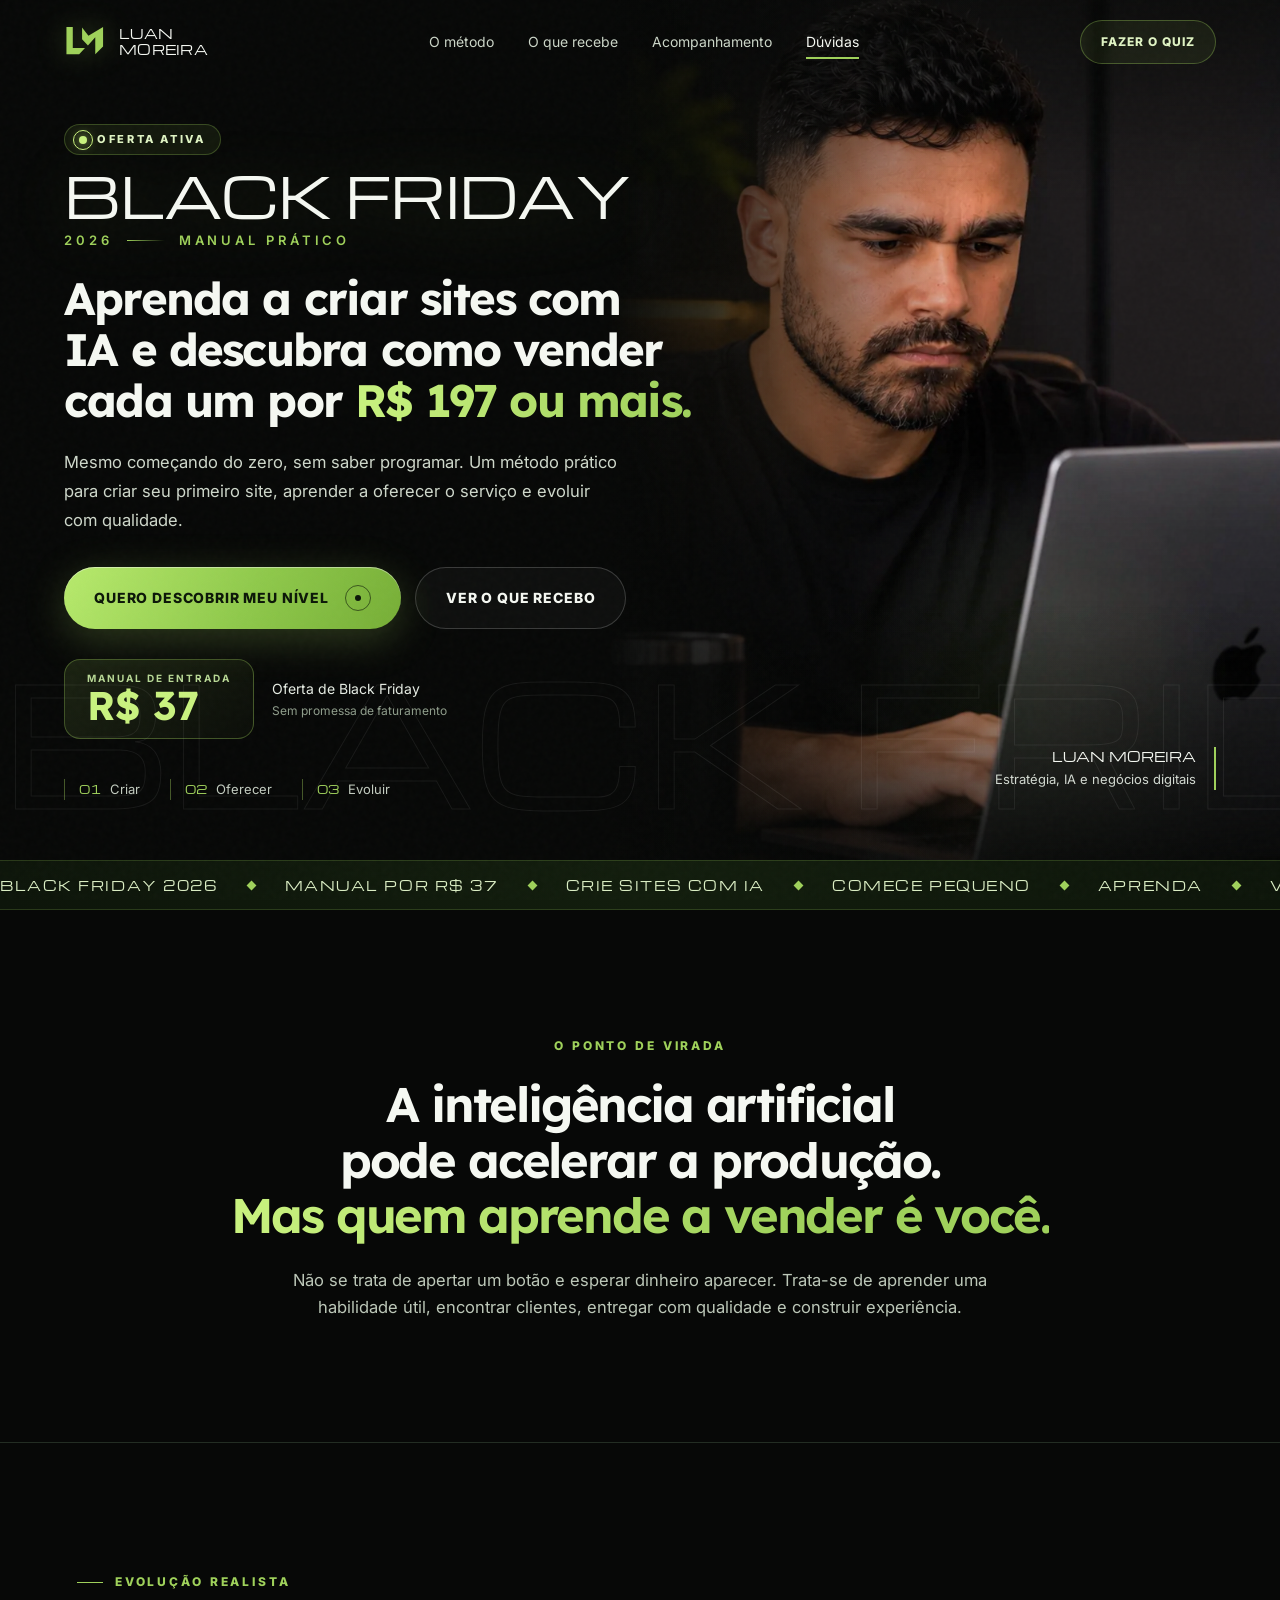
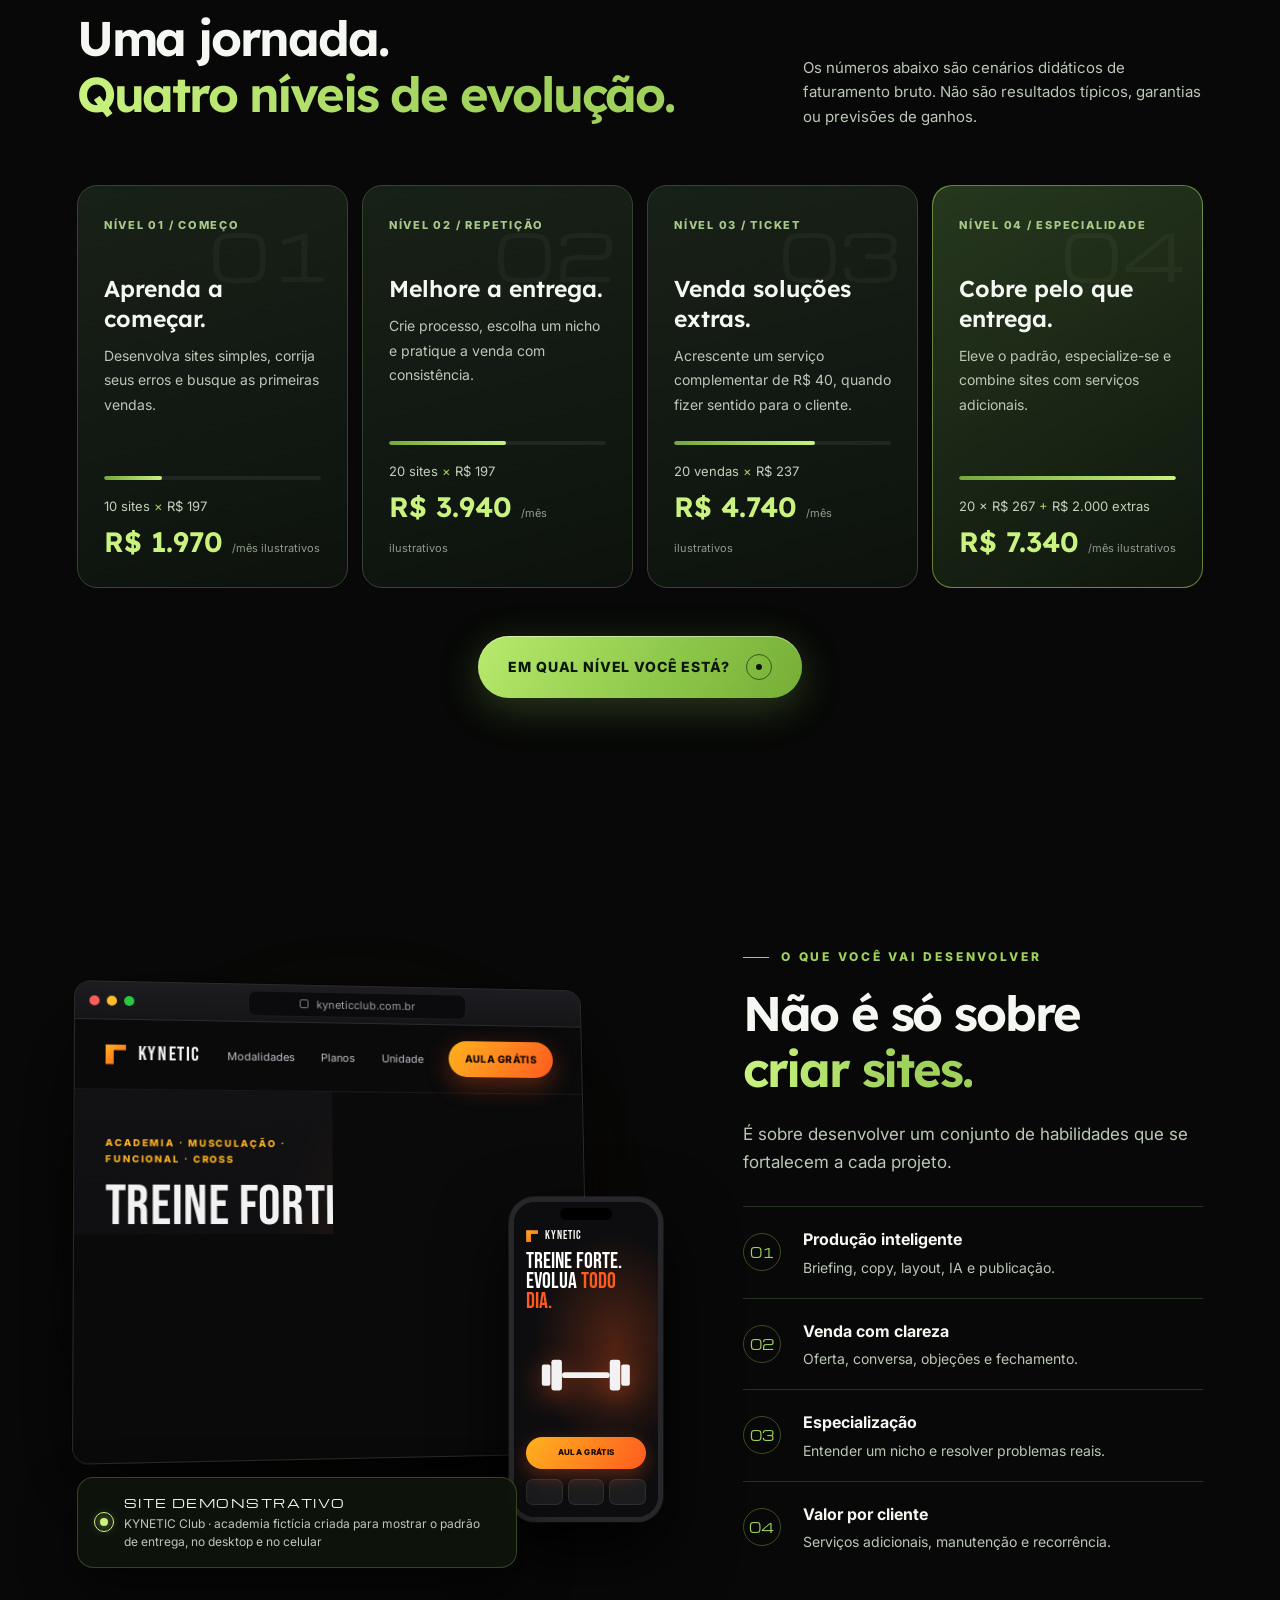
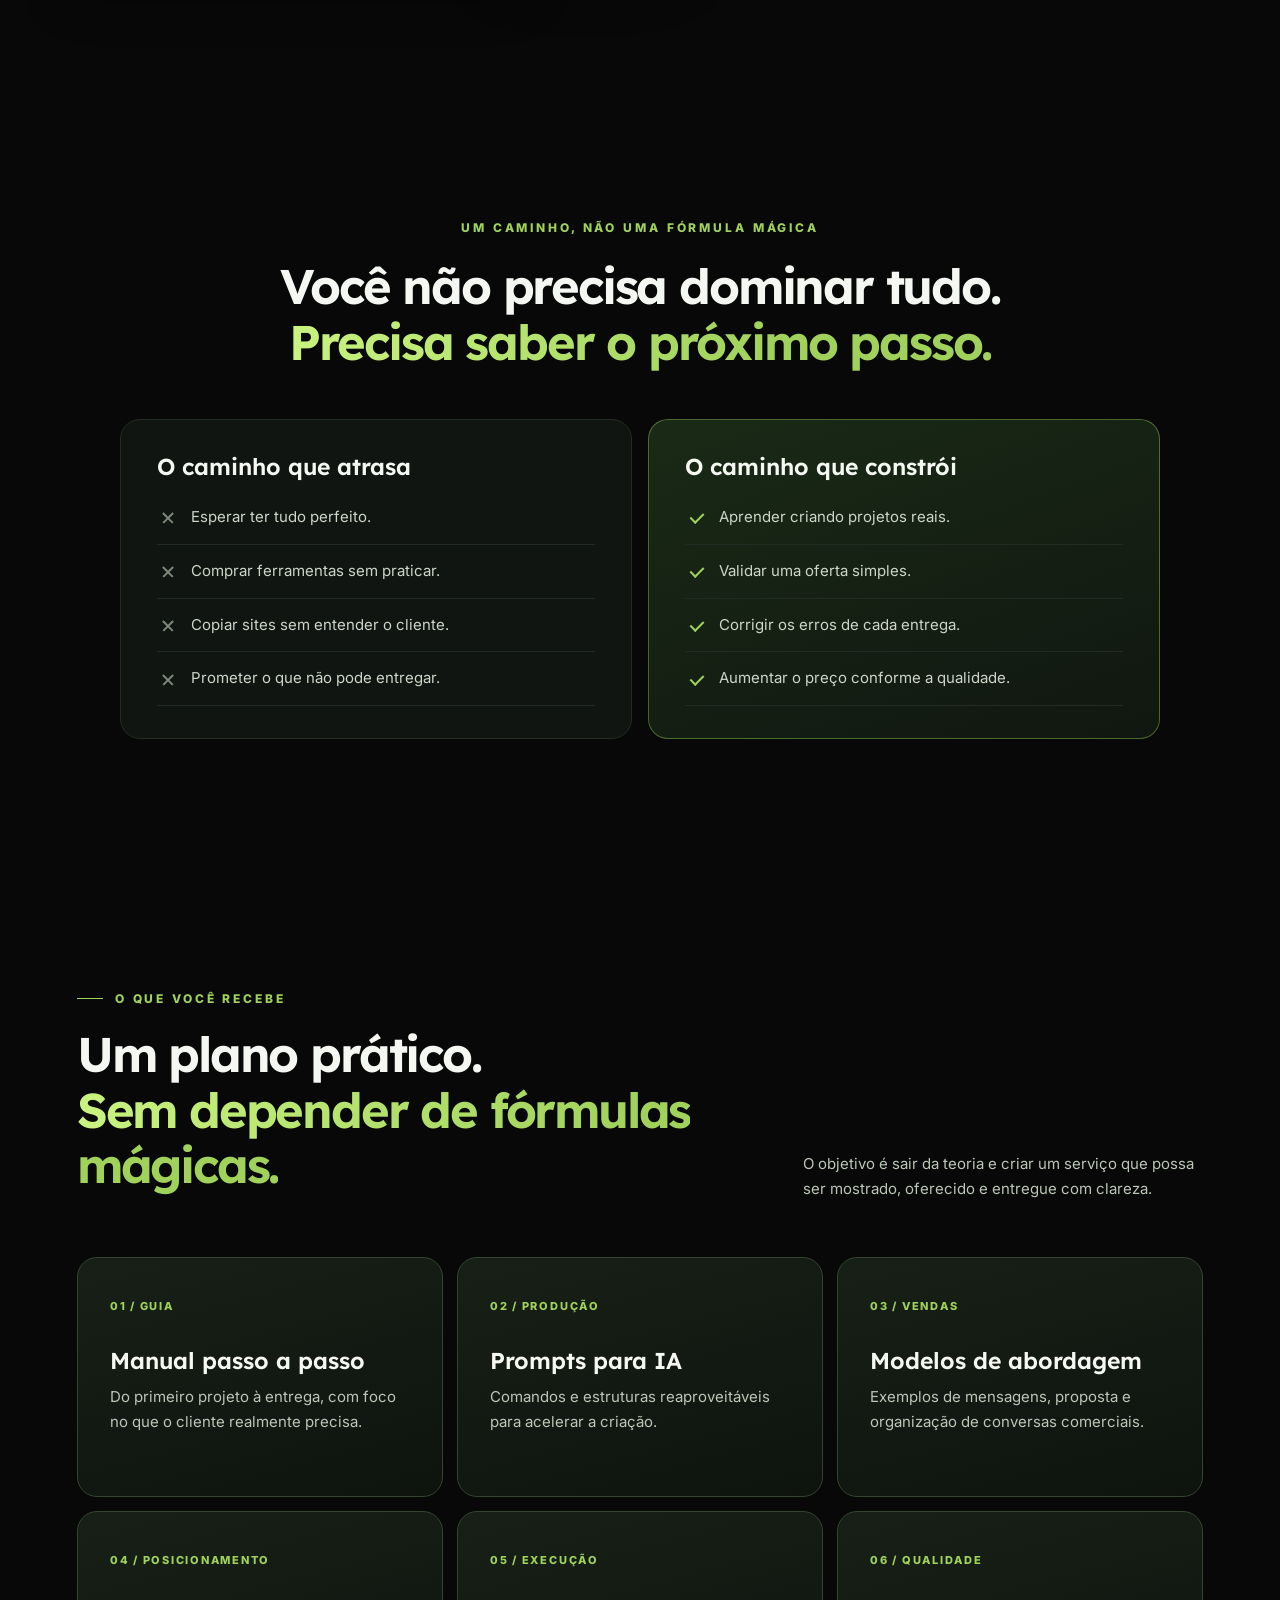
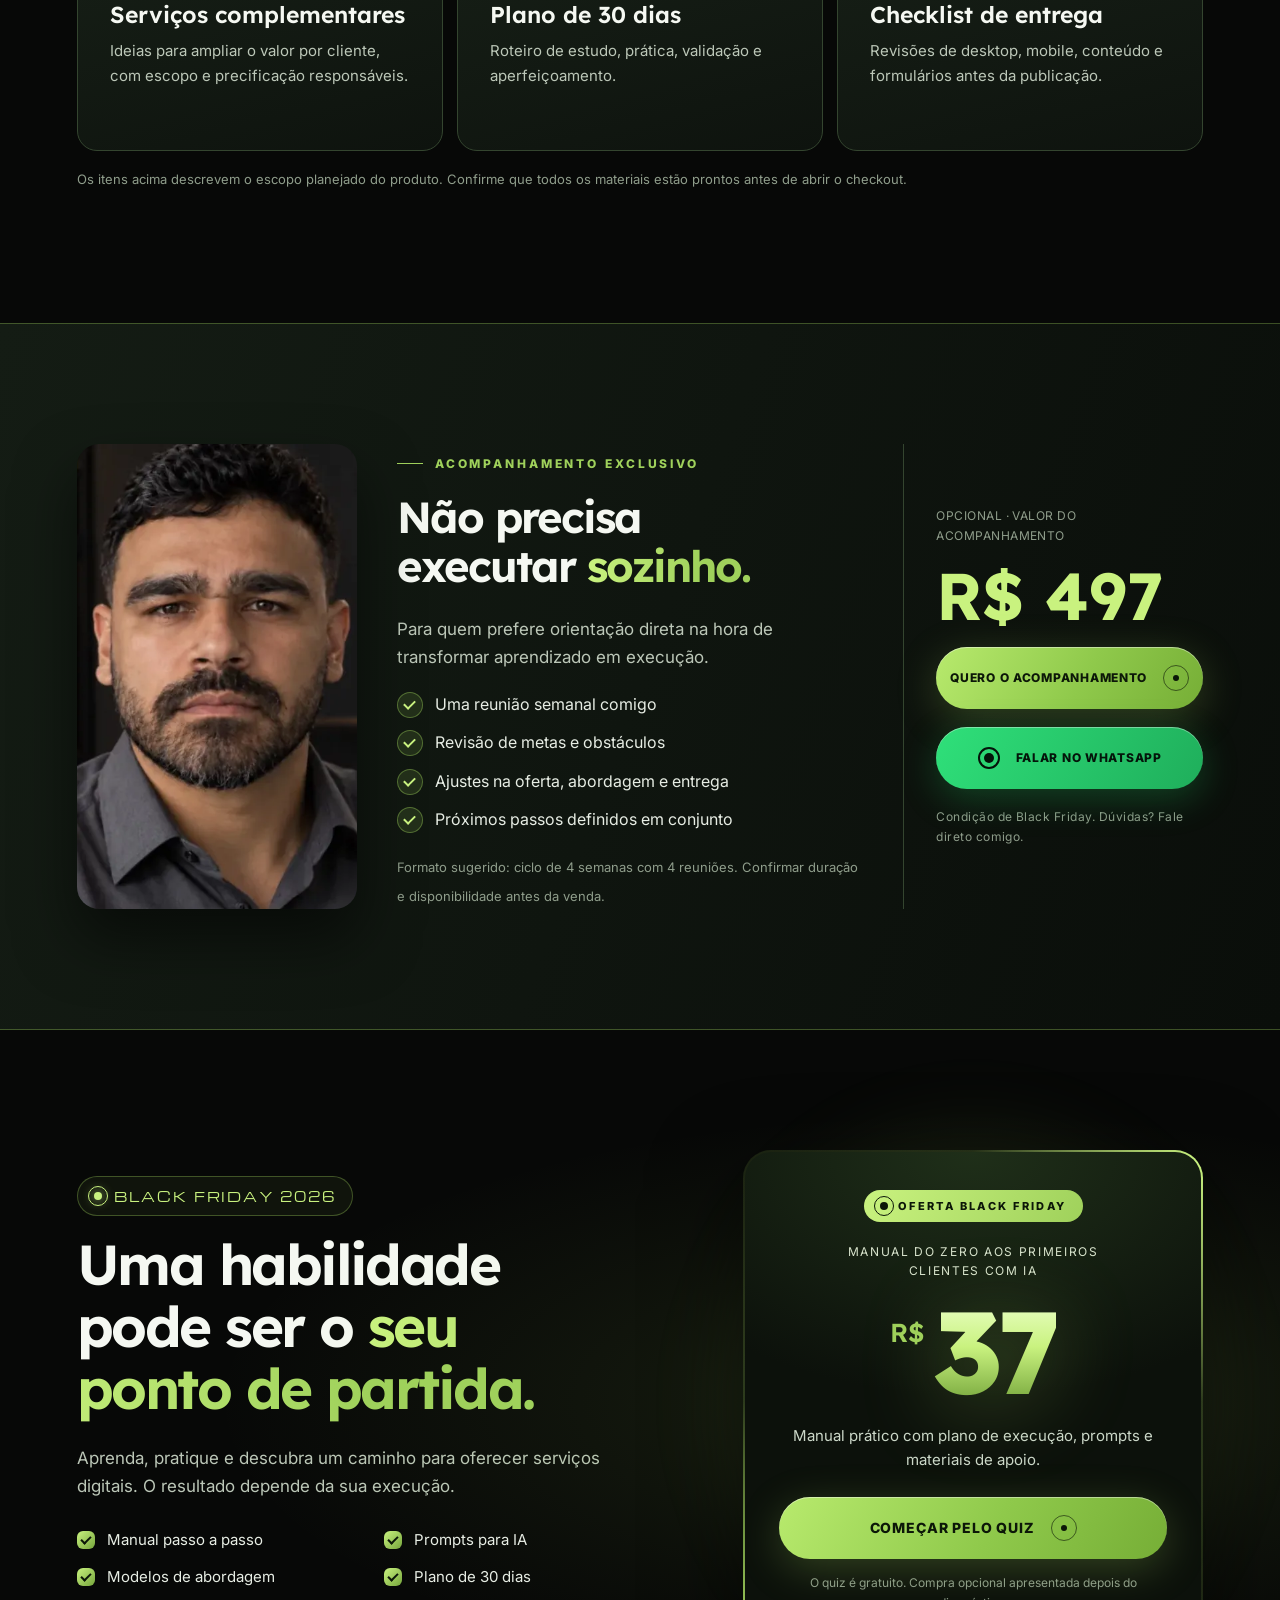
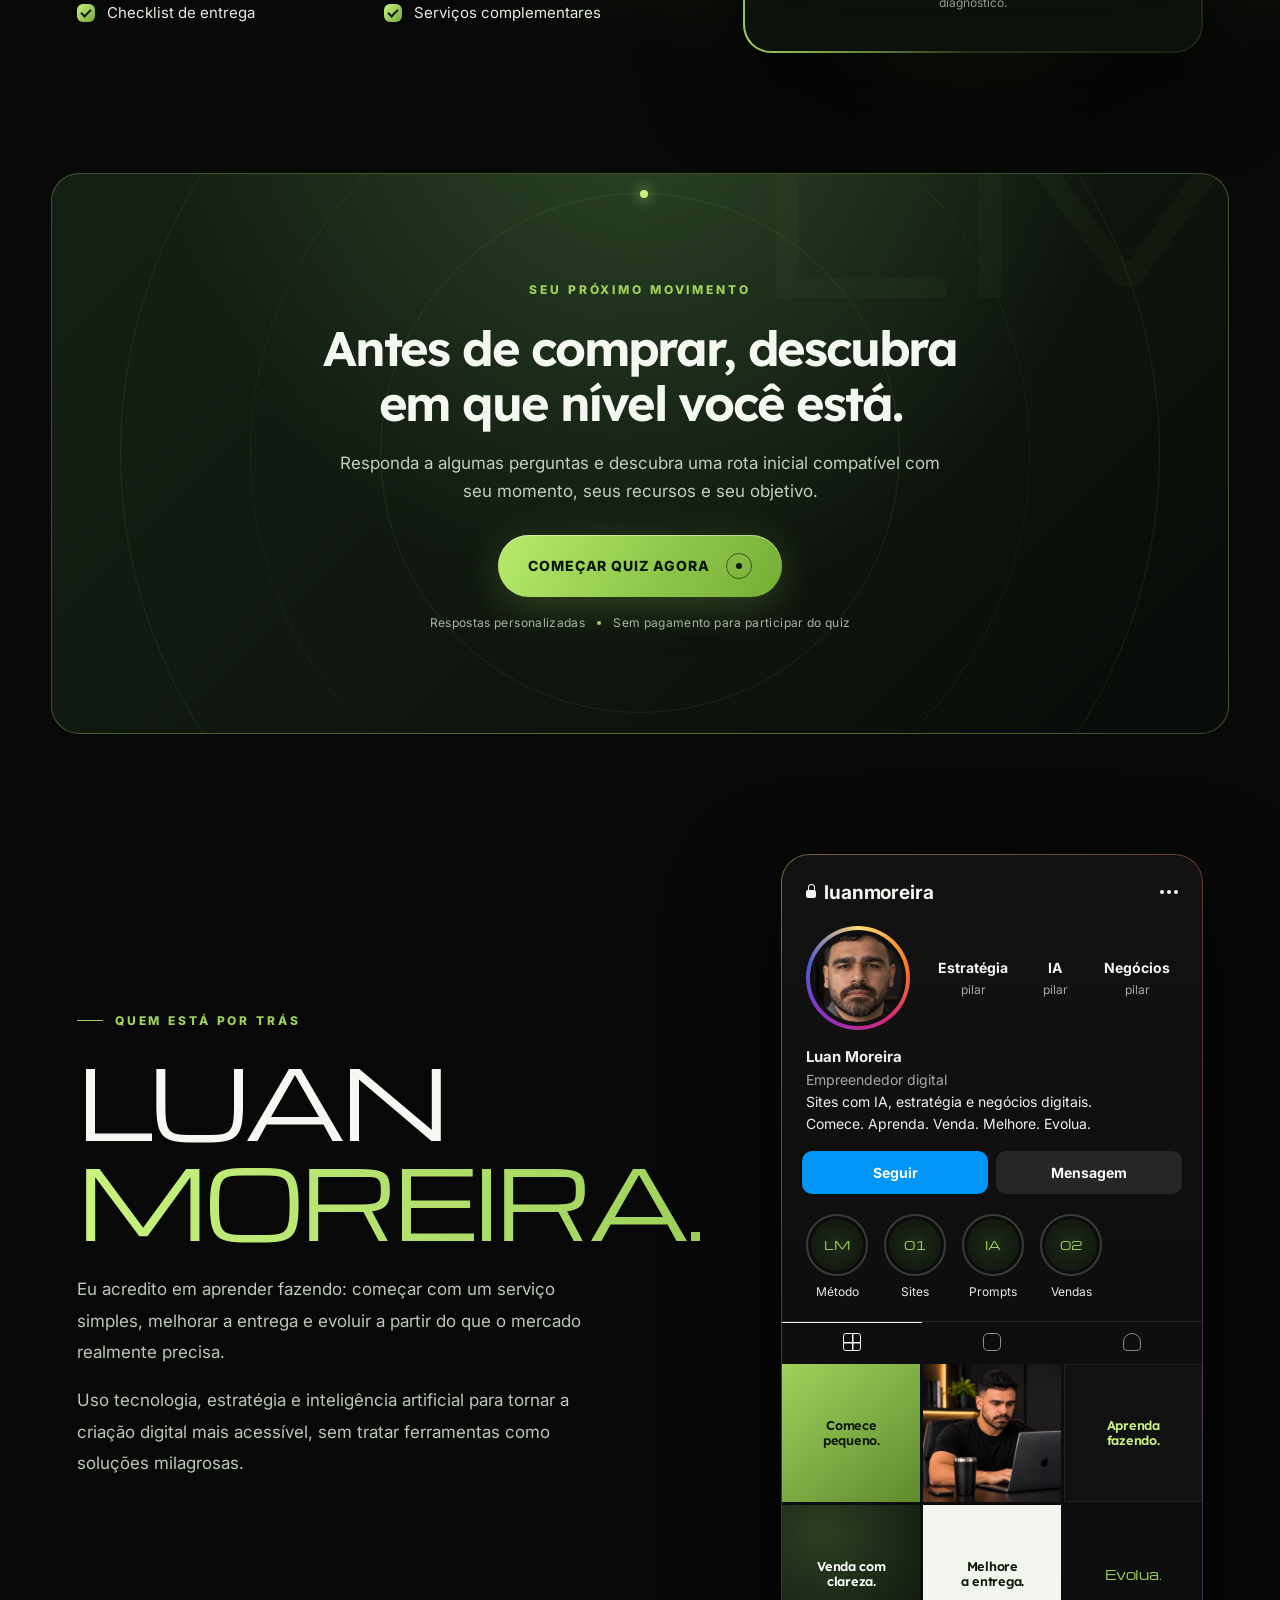
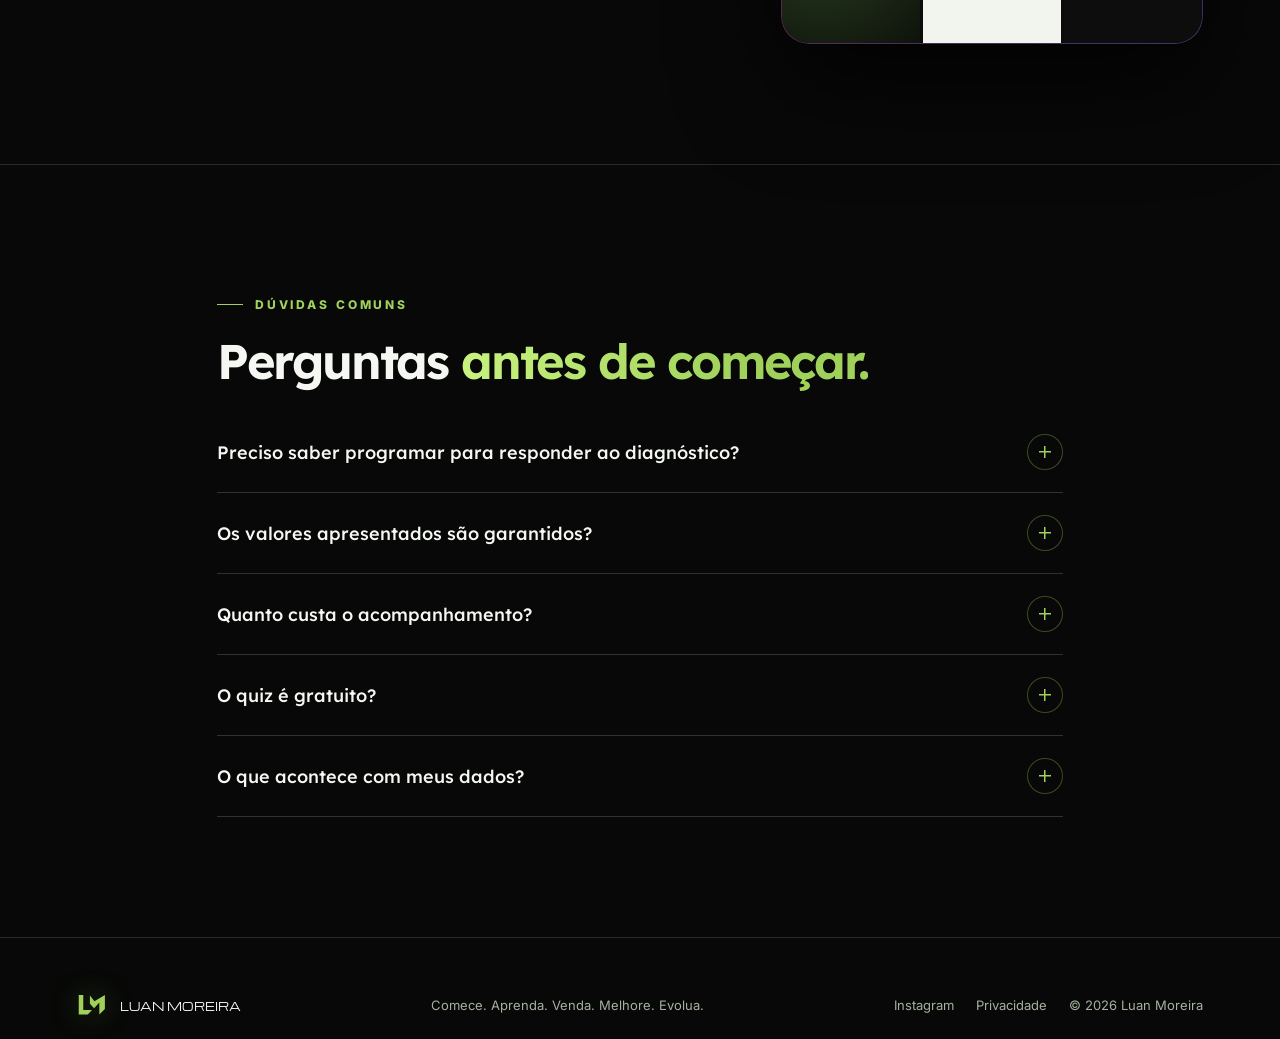
<file: index.html>
<!doctype html>
<html lang="pt-BR">
<head>
<meta charset="utf-8">
<meta name="viewport" content="width=device-width,initial-scale=1,maximum-scale=1,minimum-scale=1,user-scalable=no,viewport-fit=cover">
<meta name="theme-color" content="#070807">
<meta name="description" content="Aprenda a criar sites com IA e a oferecer seus serviços. Manual prático Black Friday R$ 37 e acompanhamento opcional com Luan Moreira por R$ 497.">
<title>Black Friday | Manual do Zero aos Primeiros Clientes com IA — Luan Moreira</title>
<script>document.documentElement.classList.add('js')</script>
<!-- Meta Pixel Code -->
<script>
!function(f,b,e,v,n,t,s)
{if(f.fbq)return;n=f.fbq=function(){n.callMethod?
n.callMethod.apply(n,arguments):n.queue.push(arguments)};
if(!f._fbq)f._fbq=n;n.push=n;n.loaded=!0;n.version='2.0';
n.queue=[];t=b.createElement(e);t.async=!0;
t.src=v;s=b.getElementsByTagName(e)[0];
s.parentNode.insertBefore(t,s)}(window, document,'script',
'https://connect.facebook.net/en_US/fbevents.js');
fbq('init', '1098029316394490');
fbq('track', 'PageView');
</script>
<noscript><img height="1" width="1" style="display:none"
src="https://www.facebook.com/tr?id=1098029316394490&ev=PageView&noscript=1"
/></noscript>
<!-- End Meta Pixel Code -->
<link rel="preconnect" href="https://fonts.googleapis.com">
<link rel="preconnect" href="https://fonts.gstatic.com" crossorigin>
<link href="https://fonts.googleapis.com/css2?family=Inter:wght@400;500;600;700;800&family=Lexend:wght@300;400;500;600;700;800&family=Michroma&family=Bebas+Neue&display=swap" rel="stylesheet">
<link rel="preload" as="image" href="assets/luan-hero-2026.webp">
<link rel="stylesheet" href="styles.css">
<script defer src="script.js"></script>
</head>
<body>
<div class="scroll-progress" aria-hidden="true"><span id="scroll-bar"></span></div>
<div class="grain" aria-hidden="true"></div>

<header class="site-header" id="site-header">
  <a class="brand" href="#inicio" aria-label="Luan Moreira, início">
    <span class="lm-symbol" aria-hidden="true"><svg viewBox="0 0 86 72"><path d="M5 6V62H31L43 49H18V6Z M37 7V31L49 44L64 27V62L80 46V6L50 24Z" fill="currentColor"/></svg></span>
    <span class="brand-word">LUAN<br>MOREIRA</span>
  </a>
  <nav aria-label="Navegação principal">
    <a href="#metodo">O método</a><a href="#conteudo">O que recebe</a><a href="#acompanhamento">Acompanhamento</a><a href="#perguntas">Dúvidas</a>
  </nav>
  <button class="btn btn-small header-cta" data-open-quiz>Fazer o quiz</button>
</header>

<main>
<!-- HERO -->
<section class="hero" id="inicio">
  <div class="hero-media" aria-hidden="true">
    <div class="hero-photo protect" id="hero-photo"></div>
    <div class="hero-light"></div>
    <div class="hero-fade"></div>
  </div>
  <div class="hero-word" aria-hidden="true"><span>BLACK FRIDAY</span><span>BLACK FRIDAY</span></div>

  <div class="hero-inner">
    <div class="hero-copy">
      <div class="bf-display intro" style="--d:.05s">
        <span class="bf-chip"><span class="bf-live"></span>OFERTA ATIVA</span>
        <span class="bf-title" data-text="BLACK FRIDAY">BLACK FRIDAY</span>
        <span class="bf-year">2026 <i></i> MANUAL PRÁTICO</span>
      </div>
      <h1 class="intro" style="--d:.18s">Aprenda a criar sites com IA e descubra como vender cada um por <em>R$ 197 ou mais.</em></h1>
      <p class="lead intro" style="--d:.3s">Mesmo começando do zero, sem saber programar. Um método prático para criar seu primeiro site, aprender a oferecer o serviço e evoluir com qualidade.</p>
      <div class="hero-actions intro" style="--d:.42s">
        <button class="btn btn-primary btn-glow" data-open-quiz><span>Quero descobrir meu nível</span><i class="btn-orb"></i></button>
        <a class="btn btn-ghost" href="#conteudo"><span>Ver o que recebo</span></a>
      </div>
      <div class="hero-price intro" style="--d:.54s">
        <div class="price-pill"><small>Manual de entrada</small><strong>R$ 37</strong></div>
        <p>Oferta de Black Friday<br><span>Sem promessa de faturamento</span></p>
      </div>
      <div class="hero-metrics intro" style="--d:.66s"><span><b>01</b>Criar</span><span><b>02</b>Oferecer</span><span><b>03</b>Evoluir</span></div>
    </div>
    <div class="person-label intro" style="--d:.8s"><b>LUAN MOREIRA</b><span>Estratégia, IA e negócios digitais</span></div>
  </div>

  <div class="ticker" aria-hidden="true">
    <div class="ticker-track">
      <span>BLACK FRIDAY 2026</span><i></i><span>MANUAL POR R$ 37</span><i></i><span>CRIE SITES COM IA</span><i></i><span>COMECE PEQUENO</span><i></i><span>APRENDA</span><i></i><span>VENDA</span><i></i><span>EVOLUA</span><i></i>
      <span>BLACK FRIDAY 2026</span><i></i><span>MANUAL POR R$ 37</span><i></i><span>CRIE SITES COM IA</span><i></i><span>COMECE PEQUENO</span><i></i><span>APRENDA</span><i></i><span>VENDA</span><i></i><span>EVOLUA</span><i></i>
    </div>
  </div>
</section>

<!-- STATEMENT -->
<section class="section statement">
  <div class="section-kicker reveal">O PONTO DE VIRADA</div>
  <h2 class="reveal" style="--d:.1s">A inteligência artificial pode acelerar a produção.<br><span>Mas quem aprende a vender é você.</span></h2>
  <p class="reveal" style="--d:.2s">Não se trata de apertar um botão e esperar dinheiro aparecer. Trata-se de aprender uma habilidade útil, encontrar clientes, entregar com qualidade e construir experiência.</p>
</section>

<!-- LEVELS -->
<section class="section levels" id="jornada">
  <div class="section-top">
    <div><div class="section-kicker reveal">EVOLUÇÃO REALISTA</div><h2 class="reveal" style="--d:.1s">Uma jornada.<br><span>Quatro níveis de evolução.</span></h2></div>
    <p class="reveal" style="--d:.2s">Os números abaixo são cenários didáticos de faturamento bruto. Não são resultados típicos, garantias ou previsões de ganhos.</p>
  </div>
  <div class="levels-grid">
    <article class="level-card spot reveal" style="--d:0s"><span class="level-no">NÍVEL 01 / COMEÇO</span><div class="level-signal">01</div><h3>Aprenda a começar.</h3><p>Desenvolva sites simples, corrija seus erros e busque as primeiras vendas.</p><div class="level-bar"><span style="--w:27%"></span></div><div class="equation">10 sites <span>×</span> R$ 197</div><strong>R$ <b class="count" data-to="1970">1.970</b> <small>/mês ilustrativos</small></strong></article>
    <article class="level-card spot reveal" style="--d:.1s"><span class="level-no">NÍVEL 02 / REPETIÇÃO</span><div class="level-signal">02</div><h3>Melhore a entrega.</h3><p>Crie processo, escolha um nicho e pratique a venda com consistência.</p><div class="level-bar"><span style="--w:54%"></span></div><div class="equation">20 sites <span>×</span> R$ 197</div><strong>R$ <b class="count" data-to="3940">3.940</b> <small>/mês ilustrativos</small></strong></article>
    <article class="level-card spot reveal" style="--d:.2s"><span class="level-no">NÍVEL 03 / TICKET</span><div class="level-signal">03</div><h3>Venda soluções extras.</h3><p>Acrescente um serviço complementar de R$ 40, quando fizer sentido para o cliente.</p><div class="level-bar"><span style="--w:65%"></span></div><div class="equation">20 vendas <span>×</span> R$ 237</div><strong>R$ <b class="count" data-to="4740">4.740</b> <small>/mês ilustrativos</small></strong></article>
    <article class="level-card level-featured spot reveal" style="--d:.3s"><span class="level-no">NÍVEL 04 / ESPECIALIDADE</span><div class="level-signal">04</div><h3>Cobre pelo que entrega.</h3><p>Eleve o padrão, especialize-se e combine sites com serviços adicionais.</p><div class="level-bar"><span style="--w:100%"></span></div><div class="equation">20 × R$ 267 <span>+</span> R$ 2.000 extras</div><strong>R$ <b class="count" data-to="7340">7.340</b> <small>/mês ilustrativos</small></strong></article>
  </div>
  <div class="section-center reveal"><button class="btn btn-primary" data-open-quiz><span>Em qual nível você está?</span><i class="btn-orb"></i></button></div>
</section>

<!-- METHOD + GYM DEMO -->
<section class="section split" id="metodo">
  <div class="demo-stage reveal">
    <div class="demo-glow" aria-hidden="true"></div>
    <div class="demo-browser" aria-label="Exemplo de site de academia fictícia KYNETIC Club" role="img">
      <div class="demo-bar"><i></i><i></i><i></i><span class="demo-url"><em></em>kyneticclub.com.br</span></div>
      <div class="demo-viewport">
        <div class="demo-page" id="demo-page">
          <div class="dp-nav"><span class="dp-logo"><b></b>KYNETIC</span><span class="dp-links"><span>Modalidades</span><span>Planos</span><span>Unidade</span></span><span class="dp-btn">Aula grátis</span></div>
          <div class="dp-hero">
            <div class="dp-hero-copy">
              <span class="dp-kicker">ACADEMIA · MUSCULAÇÃO · FUNCIONAL · CROSS</span>
              <span class="dp-title">TREINE FORTE.<br>EVOLUA <em>TODO DIA.</em></span>
              <span class="dp-text">Estrutura completa, professores presentes e um plano feito para o seu objetivo.</span>
              <span class="dp-ctas"><span class="dp-btn dp-btn-lg">Agendar aula experimental</span><span class="dp-btn-out">Ver planos</span></span>
            </div>
            <div class="dp-hero-art">
              <span class="dp-ring r1"></span><span class="dp-ring r2"></span>
              <svg class="dp-db" viewBox="0 0 200 80" aria-hidden="true"><rect x="8" y="18" width="18" height="44" rx="4"/><rect x="28" y="8" width="22" height="64" rx="5"/><rect x="50" y="34" width="100" height="12" rx="6"/><rect x="150" y="8" width="22" height="64" rx="5"/><rect x="174" y="18" width="18" height="44" rx="4"/></svg>
              <span class="dp-badge"><b>2.000 m²</b>de estrutura</span>
            </div>
          </div>
          <div class="dp-stats"><span><b>06h–23h</b>de segunda a sábado</span><span><b>+40</b>aulas por semana</span><span><b>3</b>modalidades</span></div>
          <div class="dp-section-title">MODALIDADES</div>
          <div class="dp-mods">
            <span class="dp-mod"><i class="m1"></i><b>Musculação</b><small>Equipamentos de linha completa</small></span>
            <span class="dp-mod"><i class="m2"></i><b>Funcional</b><small>Treinos dinâmicos em grupo</small></span>
            <span class="dp-mod"><i class="m3"></i><b>Cross</b><small>Força e condicionamento</small></span>
          </div>
          <div class="dp-section-title">PLANOS</div>
          <div class="dp-plans">
            <span class="dp-plan"><small>MENSAL</small><b>R$ 129</b><em>por mês</em><span class="dp-plan-btn">Assinar</span></span>
            <span class="dp-plan hot"><span class="dp-tag">MAIS ESCOLHIDO</span><small>ANUAL</small><b>R$ 89</b><em>por mês</em><span class="dp-plan-btn">Assinar</span></span>
            <span class="dp-plan"><small>TRIMESTRAL</small><b>R$ 109</b><em>por mês</em><span class="dp-plan-btn">Assinar</span></span>
          </div>
          <div class="dp-cta"><span class="dp-cta-title">SUA PRIMEIRA AULA<br>É POR NOSSA CONTA.</span><span class="dp-btn dp-btn-lg dp-wa"><i></i>Chamar no WhatsApp</span></div>
          <div class="dp-foot"><span class="dp-logo"><b></b>KYNETIC</span><span>Av. Central, 1200 · Centro</span></div>
        </div>
      </div>
    </div>
    <div class="demo-phone" aria-hidden="true">
      <div class="dph-notch"></div>
      <div class="dph-screen">
        <span class="dp-logo"><b></b>KYNETIC</span>
        <span class="dph-title">TREINE FORTE.<br>EVOLUA <em>TODO DIA.</em></span>
        <span class="dph-art"><svg class="dp-db" viewBox="0 0 200 80"><rect x="8" y="18" width="18" height="44" rx="4"/><rect x="28" y="8" width="22" height="64" rx="5"/><rect x="50" y="34" width="100" height="12" rx="6"/><rect x="150" y="8" width="22" height="64" rx="5"/><rect x="174" y="18" width="18" height="44" rx="4"/></svg></span>
        <span class="dp-btn dph-btn">Aula grátis</span>
        <span class="dph-row"><i></i><i></i><i></i></span>
      </div>
    </div>
    <div class="demo-caption">
      <span class="dc-pulse"></span>
      <div><b>SITE DEMONSTRATIVO</b><small>KYNETIC Club · academia fictícia criada para mostrar o padrão de entrega, no desktop e no celular</small></div>
    </div>
  </div>

  <div class="split-copy">
    <div class="section-kicker reveal">O QUE VOCÊ VAI DESENVOLVER</div>
    <h2 class="reveal" style="--d:.1s">Não é só sobre <span>criar sites.</span></h2>
    <p class="reveal" style="--d:.15s">É sobre desenvolver um conjunto de habilidades que se fortalecem a cada projeto.</p>
    <div class="step-list">
      <div class="reveal" style="--d:.2s"><span>01</span><p><b>Produção inteligente</b><small>Briefing, copy, layout, IA e publicação.</small></p></div>
      <div class="reveal" style="--d:.28s"><span>02</span><p><b>Venda com clareza</b><small>Oferta, conversa, objeções e fechamento.</small></p></div>
      <div class="reveal" style="--d:.36s"><span>03</span><p><b>Especialização</b><small>Entender um nicho e resolver problemas reais.</small></p></div>
      <div class="reveal" style="--d:.44s"><span>04</span><p><b>Valor por cliente</b><small>Serviços adicionais, manutenção e recorrência.</small></p></div>
    </div>
  </div>
</section>

<!-- COMPARE -->
<section class="section compare">
  <div class="section-kicker reveal">UM CAMINHO, NÃO UMA FÓRMULA MÁGICA</div>
  <h2 class="reveal" style="--d:.1s">Você não precisa dominar tudo.<br><span>Precisa saber o próximo passo.</span></h2>
  <div class="compare-grid">
    <div class="compare-panel muted reveal" style="--d:.1s"><h3>O caminho que atrasa</h3><p>Esperar ter tudo perfeito.</p><p>Comprar ferramentas sem praticar.</p><p>Copiar sites sem entender o cliente.</p><p>Prometer o que não pode entregar.</p></div>
    <div class="compare-panel positive reveal" style="--d:.2s"><h3>O caminho que constrói</h3><p>Aprender criando projetos reais.</p><p>Validar uma oferta simples.</p><p>Corrigir os erros de cada entrega.</p><p>Aumentar o preço conforme a qualidade.</p></div>
  </div>
</section>

<!-- PRODUCT -->
<section class="section product-section" id="conteudo">
  <div class="section-top">
    <div><div class="section-kicker reveal">O QUE VOCÊ RECEBE</div><h2 class="reveal" style="--d:.1s">Um plano prático.<br><span>Sem depender de fórmulas mágicas.</span></h2></div>
    <p class="reveal" style="--d:.2s">O objetivo é sair da teoria e criar um serviço que possa ser mostrado, oferecido e entregue com clareza.</p>
  </div>
  <div class="benefits-grid">
    <article class="spot reveal" style="--d:0s"><span>01 / GUIA</span><h3>Manual passo a passo</h3><p>Do primeiro projeto à entrega, com foco no que o cliente realmente precisa.</p></article>
    <article class="spot reveal" style="--d:.08s"><span>02 / PRODUÇÃO</span><h3>Prompts para IA</h3><p>Comandos e estruturas reaproveitáveis para acelerar a criação.</p></article>
    <article class="spot reveal" style="--d:.16s"><span>03 / VENDAS</span><h3>Modelos de abordagem</h3><p>Exemplos de mensagens, proposta e organização de conversas comerciais.</p></article>
    <article class="spot reveal" style="--d:.24s"><span>04 / POSICIONAMENTO</span><h3>Serviços complementares</h3><p>Ideias para ampliar o valor por cliente, com escopo e precificação responsáveis.</p></article>
    <article class="spot reveal" style="--d:.32s"><span>05 / EXECUÇÃO</span><h3>Plano de 30 dias</h3><p>Roteiro de estudo, prática, validação e aperfeiçoamento.</p></article>
    <article class="spot reveal" style="--d:.4s"><span>06 / QUALIDADE</span><h3>Checklist de entrega</h3><p>Revisões de desktop, mobile, conteúdo e formulários antes da publicação.</p></article>
  </div>
  <p class="availability-note reveal">Os itens acima descrevem o escopo planejado do produto. Confirme que todos os materiais estão prontos antes de abrir o checkout.</p>
</section>

<!-- MENTOR -->
<section class="section mentor-section" id="acompanhamento">
  <div class="mentor-photo protect reveal" role="img" aria-label="Luan Moreira"></div>
  <div class="mentor-copy">
    <div class="section-kicker reveal">ACOMPANHAMENTO EXCLUSIVO</div>
    <h2 class="reveal" style="--d:.1s">Não precisa executar <span>sozinho.</span></h2>
    <p class="reveal" style="--d:.15s">Para quem prefere orientação direta na hora de transformar aprendizado em execução.</p>
    <ul class="checks">
      <li class="reveal" style="--d:.2s">Uma reunião semanal comigo</li>
      <li class="reveal" style="--d:.26s">Revisão de metas e obstáculos</li>
      <li class="reveal" style="--d:.32s">Ajustes na oferta, abordagem e entrega</li>
      <li class="reveal" style="--d:.38s">Próximos passos definidos em conjunto</li>
    </ul>
    <span class="mentor-footnote reveal">Formato sugerido: ciclo de 4 semanas com 4 reuniões. Confirmar duração e disponibilidade antes da venda.</span>
  </div>
  <div class="mentor-price reveal" style="--d:.2s">
    <small>OPCIONAL · VALOR DO ACOMPANHAMENTO</small>
    <strong>R$ 497</strong>
    <button class="btn btn-primary" id="mentor-cta"><span>Quero o acompanhamento</span><i class="btn-orb"></i></button>
    <a class="btn btn-wa" id="mentor-wa" href="https://wa.me/5522998250466?text=Ol%C3%A1%2C%20Luan!%20Quero%20falar%20sobre%20o%20acompanhamento%20individual%20e%20manter%20a%20condi%C3%A7%C3%A3o%20da%20Black%20Friday." target="_blank" rel="noopener"><i class="wa-dot"></i><span>Falar no WhatsApp</span></a>
    <small>Condição de Black Friday. Dúvidas? Fale direto comigo.</small>
  </div>
</section>

<!-- OFFER -->
<section class="section offer-section" id="oferta">
  <div class="offer-copy">
    <div class="bf-mini reveal"><span class="bf-live"></span>BLACK FRIDAY 2026</div>
    <h2 class="reveal" style="--d:.1s">Uma habilidade pode ser o <span>seu ponto de partida.</span></h2>
    <p class="reveal" style="--d:.2s">Aprenda, pratique e descubra um caminho para oferecer serviços digitais. O resultado depende da sua execução.</p>
    <ul class="offer-includes">
      <li class="reveal" style="--d:.25s">Manual passo a passo</li>
      <li class="reveal" style="--d:.3s">Prompts para IA</li>
      <li class="reveal" style="--d:.35s">Modelos de abordagem</li>
      <li class="reveal" style="--d:.4s">Plano de 30 dias</li>
      <li class="reveal" style="--d:.45s">Checklist de entrega</li>
      <li class="reveal" style="--d:.5s">Serviços complementares</li>
    </ul>
  </div>
  <div class="offer-wrap reveal" style="--d:.15s">
    <div class="offer-halo" aria-hidden="true"></div>
    <div class="offer-card">
      <div class="offer-inner">
        <div class="offer-ribbon"><span class="bf-live"></span>OFERTA BLACK FRIDAY</div>
        <span class="offer-badge">MANUAL DO ZERO AOS PRIMEIROS CLIENTES COM IA</span>
        <div class="offer-price"><span class="offer-cur">R$</span><strong>37</strong></div>
        <p>Manual prático com plano de execução, prompts e materiais de apoio.</p>
        <button class="btn btn-primary btn-glow btn-block" data-open-quiz><span>Começar pelo quiz</span><i class="btn-orb"></i></button>
        <small>O quiz é gratuito. Compra opcional apresentada depois do diagnóstico.</small>
      </div>
    </div>
  </div>
</section>

<!-- QUIZ BANNER -->
<section class="section quiz-banner reveal">
  <div class="qb-orbit" aria-hidden="true"><span></span><span></span><span></span></div>
  <div class="quiz-banner-art" aria-hidden="true">LM</div>
  <div class="section-kicker">SEU PRÓXIMO MOVIMENTO</div>
  <h2>Antes de comprar, descubra em que nível você está.</h2>
  <p>Responda a algumas perguntas e descubra uma rota inicial compatível com seu momento, seus recursos e seu objetivo.</p>
  <button class="btn btn-primary btn-glow" data-open-quiz><span>Começar quiz agora</span><i class="btn-orb"></i></button>
  <div class="micro">Respostas personalizadas <i class="sep"></i> Sem pagamento para participar do quiz</div>
</section>

<!-- ABOUT / INSTAGRAM -->
<section class="section about">
  <div class="about-copy">
    <div class="section-kicker reveal">QUEM ESTÁ POR TRÁS</div>
    <h2 class="reveal" style="--d:.1s">LUAN<br><span>MOREIRA.</span></h2>
    <p class="reveal" style="--d:.2s">Eu acredito em aprender fazendo: começar com um serviço simples, melhorar a entrega e evoluir a partir do que o mercado realmente precisa.</p>
    <p class="reveal" style="--d:.28s">Uso tecnologia, estratégia e inteligência artificial para tornar a criação digital mais acessível, sem tratar ferramentas como soluções milagrosas.</p>
  </div>

  <div class="ig-card reveal" style="--d:.15s">
    <div class="ig-top">
      <span class="ig-lock"></span><span class="ig-handle">luanmoreira</span>
      <span class="ig-more" aria-hidden="true"><i></i><i></i><i></i></span>
    </div>
    <div class="ig-profile">
      <div class="ig-ring"><div class="ig-avatar protect" role="img" aria-label="Foto de perfil de Luan Moreira"></div></div>
      <div class="ig-pillars"><span><b>Estratégia</b>pilar</span><span><b>IA</b>pilar</span><span><b>Negócios</b>pilar</span></div>
    </div>
    <div class="ig-bio">
      <b>Luan Moreira</b>
      <span class="ig-cat">Empreendedor digital</span>
      <span>Sites com IA, estratégia e negócios digitais.</span>
      <span>Comece. Aprenda. Venda. Melhore. Evolua.</span>
    </div>
    <div class="ig-actions">
      <a class="ig-btn ig-follow" href="https://www.instagram.com/luanmoreira/" target="_blank" rel="noopener noreferrer">Seguir</a>
      <a class="ig-btn" href="https://ig.me/m/luanmoreira" target="_blank" rel="noopener noreferrer">Mensagem</a>
    </div>
    <div class="ig-highlights">
      <span><i>LM</i>Método</span><span><i>01</i>Sites</span><span><i>IA</i>Prompts</span><span><i>02</i>Vendas</span>
    </div>
    <div class="ig-tabs" aria-hidden="true"><span class="on"></span><span></span><span></span></div>
    <div class="ig-grid">
      <span class="t1"><b>Comece<br>pequeno.</b></span>
      <span class="t2 protect"></span>
      <span class="t3"><b>Aprenda<br>fazendo.</b></span>
      <span class="t4"><b>Venda com<br>clareza.</b></span>
      <span class="t5"><b>Melhore<br>a entrega.</b></span>
      <span class="t6"><b>Evolua.</b></span>
    </div>
  </div>
</section>

<!-- FAQ -->
<section class="section faq" id="perguntas">
  <div class="section-kicker reveal">DÚVIDAS COMUNS</div>
  <h2 class="reveal" style="--d:.1s">Perguntas <span>antes de começar.</span></h2>
  <details class="reveal"><summary>Preciso saber programar para responder ao diagnóstico?</summary><p>Não. O diagnóstico identifica seu nível atual e propõe um ponto de partida. Desenvolver sites profissionais depois exige estudo, testes e atenção à qualidade.</p></details>
  <details class="reveal"><summary>Os valores apresentados são garantidos?</summary><p>Não. São simulações de faturamento bruto para ensinar raciocínio comercial. A demanda, o tempo de execução, os custos e o lucro variam de pessoa para pessoa.</p></details>
  <details class="reveal"><summary>Quanto custa o acompanhamento?</summary><p>O acompanhamento individual é uma oferta opcional por R$ 497, com proposta de uma reunião por semana. O ciclo, os horários e o escopo devem ser confirmados antes da contratação.</p></details>
  <details class="reveal"><summary>O quiz é gratuito?</summary><p>Sim. As perguntas e a recomendação inicial são gratuitas. Ao final, você poderá conhecer o manual por R$ 37 e, se desejar, o acompanhamento de R$ 497.</p></details>
  <details class="reveal"><summary>O que acontece com meus dados?</summary><p>Pedimos apenas nome, e-mail e WhatsApp, com a sua autorização, para enviar seu diagnóstico e falar sobre a oferta. Os dados ficam armazenados com segurança e não são compartilhados com terceiros.</p></details>
</section>
</main>

<footer>
  <div class="footer-brand"><span class="lm-symbol"><svg viewBox="0 0 86 72"><path d="M5 6V62H31L43 49H18V6Z M37 7V31L49 44L64 27V62L80 46V6L50 24Z" fill="currentColor"/></svg></span><span>LUAN MOREIRA</span></div>
  <p>Comece. Aprenda. Venda. Melhore. Evolua.</p>
  <div class="footer-links"><a href="https://www.instagram.com/luanmoreira/" target="_blank" rel="noopener noreferrer">Instagram</a><button id="privacy-open">Privacidade</button><span>© <span id="year"></span> Luan Moreira</span></div>
</footer>

<div class="mobile-cta" id="mobile-cta">
  <div><small>BLACK FRIDAY</small><b>Manual R$ 37</b></div>
  <button class="btn btn-primary" data-open-quiz><span>Fazer o quiz</span></button>
</div>

<div class="overlay" id="quiz-overlay" aria-hidden="true"><div class="quiz-shell" role="dialog" aria-modal="true" aria-labelledby="quiz-heading"><header class="quiz-top"><div class="quiz-identity"><span class="mini-lm">LM</span><span>DIAGNÓSTICO DE EVOLUÇÃO</span></div><button type="button" class="close" id="quiz-close" aria-label="Fechar diagnóstico"></button></header><div class="quiz-progress"><div id="progress-fill"></div></div><div class="quiz-body" id="quiz-body" aria-live="polite"></div><div class="quiz-bottom"><button type="button" class="back" id="quiz-back">Voltar</button><span id="quiz-counter">01 / 08</span></div></div></div>
<div class="overlay" id="privacy-overlay" aria-hidden="true"><div class="privacy-modal" role="dialog" aria-modal="true" aria-labelledby="privacy-heading"><button class="close privacy-close" id="privacy-close" aria-label="Fechar"></button><h2 id="privacy-heading">Privacidade e dados</h2><p>Este diagnóstico solicita respostas sobre sua experiência, seus objetivos e, opcionalmente, informações de contato. Nome, e-mail e telefone são solicitados na etapa final para envio do plano e eventual contato sobre a oferta, mediante consentimento expresso.</p><p>Responsável pelos dados: Luan Moreira. Os cadastros ficam armazenados em banco de dados protegido e são usados somente para envio do diagnóstico e contato comercial relacionado a esta oferta. Não vendemos nem compartilhamos seus dados.</p><p>Para pedir acesso, correção ou exclusão dos seus dados, fale pelo WhatsApp (22) 99825-0466.</p><button class="btn btn-primary" id="privacy-ok"><span>Entendi</span></button></div></div>
</body>
</html>
</file>
<file: styles.css>
@property --ang{syntax:'<angle>';inherits:false;initial-value:0deg}
:root{
  --bg:#070807;--bg2:#0b0e0b;--surface:#111611;--surface2:#171e17;--line:#232d23;--line2:#34452f;
  --green:#9fd15b;--green2:#76a63c;--lime:#c9f27f;--deep:#0f1a0b;
  --white:#f5f8f2;--text:#e7ede4;--muted:#bcc7b8;--dim:#8f9d8b;
  --gym:#ff5b1f;--gym2:#ffb21f;
  --ease:cubic-bezier(.2,.75,.15,1);
  --hdr:84px;
}
*{box-sizing:border-box}
html{overflow-x:clip;scroll-behavior:smooth;touch-action:pan-x pan-y;-webkit-text-size-adjust:100%;text-size-adjust:100%;background:var(--bg)}
body{margin:0;background:var(--bg);color:var(--white);font:17px/1.65 Inter,system-ui,sans-serif;overflow-x:hidden;-webkit-tap-highlight-color:transparent;touch-action:pan-x pan-y}
button,input,textarea,select{font:inherit}
button{cursor:pointer}
a{color:inherit;text-decoration:none}
img{-webkit-user-drag:none;user-select:none}
::selection{background:var(--green);color:#071005}

/* proteção de imagens */
.protect{-webkit-user-select:none;user-select:none;-webkit-touch-callout:none;position:relative}
.protect::after{content:"";position:absolute;inset:0;background:transparent;z-index:1}

.grain{position:fixed;inset:0;opacity:.09;pointer-events:none;z-index:60;background-image:url("data:image/svg+xml,%3Csvg viewBox='0 0 180 180' xmlns='http://www.w3.org/2000/svg'%3E%3Cfilter id='n'%3E%3CfeTurbulence type='fractalNoise' baseFrequency='.9' numOctaves='3' stitchTiles='stitch'/%3E%3C/filter%3E%3Crect width='100%25' height='100%25' filter='url(%23n)' opacity='.25'/%3E%3C/svg%3E")}
.scroll-progress{position:fixed;top:0;left:0;right:0;height:3px;z-index:120;pointer-events:none}
.scroll-progress span{display:block;height:100%;width:100%;transform-origin:0 50%;transform:scaleX(0);background:linear-gradient(90deg,var(--green2),var(--lime));box-shadow:0 0 14px #b6e36a}

/* HEADER */
.site-header{position:fixed;top:0;left:0;right:0;height:var(--hdr);padding:0 clamp(20px,5vw,90px);display:flex;align-items:center;justify-content:space-between;z-index:90;transition:height .4s var(--ease),background .4s,border-color .4s,backdrop-filter .4s;border-bottom:1px solid transparent}
.site-header.scrolled{height:68px;background:#070807d9;backdrop-filter:blur(18px) saturate(1.3);-webkit-backdrop-filter:blur(18px) saturate(1.3);border-color:#ffffff12}
.brand,.footer-brand{display:flex;align-items:center;gap:13px}
.lm-symbol{color:var(--green);width:42px;display:flex;filter:drop-shadow(0 0 14px #9fd15b55)}
.lm-symbol svg{width:100%;height:auto}
.brand-word{font:13px/1.18 Michroma,sans-serif;letter-spacing:.02em}
.site-header nav{display:flex;gap:34px;font-size:14px;color:#cbd5c7}
.site-header nav a{position:relative;padding:6px 0;transition:color .25s}
.site-header nav a::after{content:"";position:absolute;left:0;right:0;bottom:0;height:2px;background:var(--green);transform:scaleX(0);transform-origin:right;transition:transform .4s var(--ease)}
.site-header nav a:hover,.site-header nav a.active{color:var(--white)}
.site-header nav a:hover::after,.site-header nav a.active::after{transform:scaleX(1);transform-origin:left}

/* BUTTONS */
.btn{position:relative;isolation:isolate;overflow:hidden;border:0;display:inline-flex;align-items:center;justify-content:center;gap:16px;min-height:62px;padding:17px 30px;border-radius:999px;font:800 14px/1 Inter,sans-serif;letter-spacing:.06em;text-transform:uppercase;transition:transform .35s var(--ease),box-shadow .35s,background .35s,color .35s,border-color .35s;-webkit-user-select:none;user-select:none}
.btn span{position:relative;z-index:2}
.btn:active{transform:scale(.97)}
.btn:focus-visible,.option:focus-visible,.close:focus-visible{outline:3px solid #78b0e0;outline-offset:3px}
.btn-primary{background:linear-gradient(120deg,#b8ea6d,#8fc94b 55%,#76ae36);color:#0c1708;box-shadow:0 10px 40px #9fd15b40,inset 0 1px 0 #ffffff70}
.btn-primary::before{content:"";position:absolute;inset:0;z-index:1;background:linear-gradient(105deg,transparent 35%,#ffffffa0 50%,transparent 65%);transform:translateX(-120%);animation:shine 4.2s var(--ease) infinite}
.btn-primary:hover{transform:translateY(-3px);box-shadow:0 18px 60px #9fd15b70,inset 0 1px 0 #ffffff80}
.btn-orb{position:relative;z-index:2;width:26px;height:26px;border-radius:50%;border:1.5px solid #0c170899;display:grid;place-items:center;transition:transform .4s var(--ease),background .3s;flex-shrink:0}
.btn-orb::after{content:"";width:6px;height:6px;border-radius:50%;background:#0c1708;transition:transform .4s var(--ease)}
.btn:hover .btn-orb{background:#0c1708;transform:scale(1.08)}
.btn:hover .btn-orb::after{background:var(--lime);transform:scale(1.4)}
.btn-glow{animation:glowPulse 2.8s ease-in-out infinite}
.btn-ghost{background:#ffffff08;border:1px solid #ffffff2e;color:var(--white);backdrop-filter:blur(8px);-webkit-backdrop-filter:blur(8px)}
.btn-ghost::after{content:"";position:absolute;inset:0;border-radius:inherit;background:var(--green);transform:translateY(101%);transition:transform .45s var(--ease);z-index:1}
.btn-ghost:hover{color:#0c1708;border-color:var(--green)}
.btn-ghost:hover::after{transform:none}
.btn-outline{background:transparent;border:1px solid #6d8e4b;color:#d4ecb3}
.btn-outline:hover{background:#9fd15b18;border-color:var(--green)}
.btn-small{min-height:44px;padding:12px 20px;font-size:12px;background:#9fd15b14;color:#dff3c3;border:1px solid #9fd15b55;letter-spacing:.08em}
.btn-small:hover{background:var(--green);color:#0c1708;transform:translateY(-2px)}
.btn-block{width:100%}
.btn[disabled]{opacity:.5;cursor:not-allowed;transform:none}

/* INTRO / REVEAL */
.js .intro{opacity:0;transform:translateY(26px);filter:blur(6px);animation:introIn 1s var(--ease) forwards;animation-delay:calc(var(--d,0s) + .15s)}
.js .reveal{opacity:0;transform:translateY(38px);filter:blur(4px);transition:opacity .9s var(--ease),transform .9s var(--ease),filter .9s var(--ease);transition-delay:var(--d,0s)}
.js .reveal.in{opacity:1;transform:none;filter:none}

/* HERO */
.hero{position:relative;min-height:max(100svh,760px);display:flex;flex-direction:column;overflow:hidden;background:var(--bg)}
.hero-media{position:absolute;top:0;right:0;bottom:0;width:64%;z-index:0;overflow:hidden}
.hero-photo{position:absolute;inset:-4% 0 -4% 0;background:url('assets/luan-hero-2026.webp') 58% 22%/cover no-repeat;transform:scale(1.12);animation:kenburns 2.6s var(--ease) forwards;will-change:transform}
.hero-light{position:absolute;inset:0;background:radial-gradient(40% 45% at 22% 32%,#ffb04526,transparent 70%),radial-gradient(35% 40% at 70% 80%,#9fd15b1c,transparent 70%);mix-blend-mode:screen;animation:breathe 7s ease-in-out infinite}
.hero-fade{position:absolute;inset:0;background:linear-gradient(90deg,var(--bg) 0%,var(--bg) 18%,#070807d9 30%,#07080780 44%,#07080700 64%),linear-gradient(0deg,var(--bg) 0%,#07080700 34%),linear-gradient(180deg,#070807b0 0%,#07080700 22%)}
.hero-word{position:absolute;left:0;bottom:92px;white-space:nowrap;display:flex;gap:60px;z-index:1;pointer-events:none;animation:drift 38s linear infinite}
.hero-word span{font:400 clamp(90px,13vw,220px)/1 Michroma,sans-serif;color:transparent;-webkit-text-stroke:1px #ffffff12;letter-spacing:-.02em}
.hero-inner{position:relative;z-index:2;flex:1;width:100%;max-width:1440px;margin:0 auto;padding:calc(var(--hdr) + 40px) clamp(20px,5vw,90px) 60px;display:flex;align-items:center}
.hero-copy{max-width:660px}
.bf-display{display:flex;flex-direction:column;align-items:flex-start;gap:12px;margin-bottom:26px}
.bf-chip{display:inline-flex;align-items:center;gap:10px;font:800 11px/1 Inter;letter-spacing:.24em;color:#dff3c3;padding:9px 14px;border-radius:99px;background:#9fd15b14;border:1px solid #9fd15b45}
.bf-live,.dc-pulse{position:relative;width:8px;height:8px;border-radius:50%;background:var(--lime);box-shadow:0 0 12px var(--lime);flex-shrink:0}
.bf-live::after,.dc-pulse::after{content:"";position:absolute;inset:-6px;border-radius:50%;border:1.5px solid var(--lime);animation:ping 1.8s var(--ease) infinite}
.bf-title{position:relative;font:400 clamp(30px,4.3vw,64px)/1 Michroma,sans-serif;letter-spacing:-.02em;background:linear-gradient(100deg,#f5f8f2 0%,#f5f8f2 38%,#c9f27f 47%,#9fd15b 50%,#f5f8f2 60%,#f5f8f2 100%);background-size:260% 100%;-webkit-background-clip:text;background-clip:text;color:transparent;animation:textShine 5s ease-in-out infinite;filter:drop-shadow(0 6px 30px #9fd15b30)}
.bf-year{display:flex;align-items:center;gap:14px;font:600 13px/1 Inter;letter-spacing:.3em;color:var(--green)}
.bf-year i{width:38px;height:1px;background:linear-gradient(90deg,var(--green),transparent)}
.hero h1{font:700 clamp(30px,3.55vw,56px)/1.12 Lexend,sans-serif;letter-spacing:-.04em;margin:0 0 22px;color:var(--white);text-wrap:balance}
.hero h1 em{font-style:normal;background:linear-gradient(90deg,var(--lime),var(--green));-webkit-background-clip:text;background-clip:text;color:transparent}
.lead{font-size:clamp(16px,1.3vw,19px);line-height:1.75;color:#cfd8cb;max-width:560px;margin:0}
.hero-actions{display:flex;flex-wrap:wrap;gap:14px;margin-top:32px}
.hero-price{display:flex;align-items:center;gap:18px;margin-top:30px}
.price-pill{display:flex;flex-direction:column;padding:12px 22px;border-radius:16px;background:linear-gradient(140deg,#9fd15b22,#9fd15b08);border:1px solid #9fd15b55;position:relative;overflow:hidden}
.price-pill::after{content:"";position:absolute;inset:0;background:linear-gradient(105deg,transparent 40%,#ffffff22 50%,transparent 60%);transform:translateX(-120%);animation:shine 3.6s var(--ease) infinite 1s}
.price-pill small{font:700 10px Inter;letter-spacing:.2em;text-transform:uppercase;color:#b9d996}
.price-pill strong{font:700 40px/1.05 Lexend;color:var(--lime)}
.hero-price p{margin:0;font-size:14px;line-height:1.5;color:var(--text)}
.hero-price p span{color:var(--dim);font-size:12px}
.hero-metrics{display:flex;gap:30px;margin-top:40px;color:#c3ccc0;font-size:13px}
.hero-metrics span{border-left:1px solid #9fd15b66;padding-left:14px}
.hero-metrics b{color:var(--green);margin-right:9px;font:12px Michroma}
.person-label{position:absolute;right:clamp(20px,5vw,90px);bottom:70px;display:grid;gap:4px;text-align:right;border-right:2px solid var(--green);padding-right:18px}
.person-label b{font:13px Michroma,sans-serif}
.person-label span{font-size:13px;color:#d3dad1}
.ticker{position:relative;z-index:3;border-block:1px solid #9fd15b30;background:linear-gradient(90deg,#0d150a,#121d0d,#0d150a);overflow:hidden;padding:15px 0}
.ticker-track{display:flex;align-items:center;gap:30px;width:max-content;animation:marquee 34s linear infinite}
.ticker-track span{font:400 13px Michroma;letter-spacing:.12em;color:#dbeec4;white-space:nowrap}
.ticker-track i{width:7px;height:7px;transform:rotate(45deg);background:var(--green);flex-shrink:0}

/* SECTIONS */
.section{padding:120px clamp(20px,6vw,110px);max-width:1600px;margin:auto;position:relative}
.section-kicker{font-size:12px;font-weight:800;letter-spacing:.24em;color:var(--green);text-transform:uppercase;display:inline-flex;align-items:center;gap:12px}
.section-kicker::before{content:"";width:26px;height:1px;background:var(--green)}
.section h2{font:650 clamp(32px,3.8vw,60px)/1.14 Lexend,sans-serif;letter-spacing:-.045em;margin:18px 0 24px;text-wrap:balance}
.section h2 span{background:linear-gradient(90deg,var(--lime),var(--green) 70%);-webkit-background-clip:text;background-clip:text;color:transparent}
.section-top{display:flex;align-items:end;justify-content:space-between;gap:60px;margin-bottom:40px}
.section-top p{color:var(--muted);max-width:400px;font-size:15px}
.section-center{text-align:center;margin-top:48px}
.statement{text-align:center;max-width:1180px}
.statement .section-kicker::before{display:none}
.statement p{max-width:740px;margin:0 auto;color:var(--muted);font-size:clamp(16px,1.3vw,19px)}

/* spotlight */
.spot{position:relative;overflow:hidden;--mx:50%;--my:0%}
.spot::before{content:"";position:absolute;inset:0;pointer-events:none;background:radial-gradient(380px circle at var(--mx) var(--my),#9fd15b24,transparent 60%);opacity:0;transition:opacity .4s}
.spot:hover::before{opacity:1}

/* LEVELS */
.levels{border-top:1px solid var(--line)}
.levels-grid{display:grid;grid-template-columns:repeat(4,1fr);gap:14px}
.level-card{border:1px solid var(--line2);background:linear-gradient(165deg,#182118,#0d120d);border-radius:20px;padding:30px 26px 28px;min-height:350px;display:flex;flex-direction:column;transition:transform .5s var(--ease),border-color .4s,box-shadow .5s}
.level-card:hover{transform:translateY(-8px);border-color:#9fd15b80;box-shadow:0 30px 70px #0009,0 0 0 1px #9fd15b30}
.level-no{font-size:11px;letter-spacing:.16em;color:#a9c98a;font-weight:800}
.level-signal{position:absolute;right:16px;top:22px;font:64px Michroma;color:#cce1ba0d;transition:color .5s,transform .5s var(--ease)}
.level-card:hover .level-signal{color:#9fd15b30;transform:translateY(-4px)}
.level-card h3{font:600 23px/1.3 Lexend;margin:40px 0 10px}
.level-card p{color:var(--muted);font-size:14px;line-height:1.75;margin:0 0 24px}
.level-bar{height:4px;border-radius:4px;background:#ffffff10;margin:auto 0 16px;overflow:hidden}
.level-bar span{display:block;height:100%;width:var(--w);background:linear-gradient(90deg,var(--green2),var(--lime));transform:scaleX(0);transform-origin:left;transition:transform 1.6s var(--ease) .3s;border-radius:4px}
.reveal.in .level-bar span{transform:scaleX(1)}
.equation{font-size:13px;color:#c3d0bd}
.equation span{color:var(--green)}
.level-card strong{font:650 28px Lexend;color:var(--lime);display:block;margin-top:6px}
.level-card strong b{font:inherit}
.level-card small{font:11px Inter;color:var(--dim)}
.level-featured{border-color:#9fd15b90;background:linear-gradient(150deg,#26381e,#0f160d)}
.level-featured::after{content:"";position:absolute;inset:-1px;border-radius:inherit;padding:1px;background:conic-gradient(from var(--ang),transparent 0 70%,var(--lime) 85%,transparent 100%);-webkit-mask:linear-gradient(#000 0 0) content-box,linear-gradient(#000 0 0);-webkit-mask-composite:xor;mask-composite:exclude;animation:spin 5s linear infinite;pointer-events:none}

/* SPLIT + GYM DEMO */
.split{display:grid;grid-template-columns:1.12fr .88fr;gap:80px;align-items:center}
.demo-stage{position:relative;padding:40px 70px 110px 0}
.demo-glow{position:absolute;inset:6% 10% 20% 4%;background:radial-gradient(closest-side,#ff5b1f40,transparent),radial-gradient(closest-side at 30% 70%,#9fd15b30,transparent);filter:blur(40px);animation:breathe 6s ease-in-out infinite}
.demo-browser{position:relative;z-index:1;border-radius:16px;overflow:hidden;background:#0c0c0e;border:1px solid #ffffff1f;box-shadow:0 40px 100px #000c,0 0 0 1px #00000080;transform:perspective(1400px) rotateY(7deg) rotateX(4deg);transition:transform .9s var(--ease);animation:floatY 7s ease-in-out infinite}
.demo-stage:hover .demo-browser{transform:perspective(1400px) rotateY(0) rotateX(0)}
.demo-bar{height:38px;background:linear-gradient(#1d1d21,#151518);display:flex;align-items:center;gap:7px;padding:0 14px;border-bottom:1px solid #ffffff10}
.demo-bar i{width:10px;height:10px;border-radius:50%;background:#ff5f57}
.demo-bar i:nth-child(2){background:#febc2e}.demo-bar i:nth-child(3){background:#28c840}
.demo-url{margin:0 auto;display:flex;align-items:center;gap:8px;background:#0b0b0d;border:1px solid #ffffff12;border-radius:8px;padding:5px 16px;font:11px Inter;color:#9a9aa3;min-width:46%;justify-content:center}
.demo-url em{width:9px;height:9px;border:1.5px solid #7d7d86;border-radius:2px;position:relative}
.demo-viewport{height:clamp(320px,34vw,470px);overflow:hidden;position:relative;background:#0a0a0b}
.demo-page{--s:clamp(7px,.78vw,10.5px);font-size:var(--s);color:#f2f2f2;font-family:Inter,sans-serif;animation:demoScroll 18s var(--ease) infinite;animation-play-state:running}
.demo-stage:hover .demo-page{animation-play-state:paused}
.dp-nav{display:flex;align-items:center;justify-content:space-between;padding:1.6em 3em;border-bottom:1px solid #ffffff10}
.dp-logo{display:inline-flex;align-items:center;gap:.6em;font:400 2em/1 'Bebas Neue',sans-serif;letter-spacing:.08em}
.dp-logo b{width:1em;height:1em;background:linear-gradient(135deg,var(--gym2),var(--gym));clip-path:polygon(0 0,100% 0,100% 30%,40% 30%,40% 100%,0 100%);display:block}
.dp-links{display:flex;gap:2.4em;color:#bdbdc4;font-size:1.1em}
.dp-btn{display:inline-flex;align-items:center;gap:.7em;background:linear-gradient(120deg,var(--gym2),var(--gym));color:#140700;font-weight:800;font-size:1.05em;padding:.95em 1.6em;border-radius:99px;letter-spacing:.04em;text-transform:uppercase;box-shadow:0 .8em 2.4em #ff5b1f55}
.dp-btn-lg{font-size:1.15em;padding:1.15em 2em}
.dp-btn-out{display:inline-flex;align-items:center;border:1px solid #ffffff40;padding:1.1em 1.8em;border-radius:99px;font-weight:700;font-size:1.1em;text-transform:uppercase;letter-spacing:.04em}
.dp-hero{display:grid;grid-template-columns:1.15fr .85fr;gap:2em;padding:4.5em 3em 4em;position:relative;background:radial-gradient(60% 80% at 80% 40%,#ff5b1f30,transparent 70%),linear-gradient(180deg,#121214,#0a0a0b)}
.dp-hero-copy{display:flex;flex-direction:column;gap:1.5em}
.dp-kicker{font-size:.95em;font-weight:800;letter-spacing:.2em;color:var(--gym2)}
.dp-title{font:400 5.6em/.92 'Bebas Neue',sans-serif;letter-spacing:.01em}
.dp-title em{font-style:normal;background:linear-gradient(90deg,var(--gym2),var(--gym));-webkit-background-clip:text;background-clip:text;color:transparent}
.dp-text{font-size:1.25em;line-height:1.6;color:#c4c4cb;max-width:30em}
.dp-ctas{display:flex;gap:1em;flex-wrap:wrap;margin-top:.5em}
.dp-hero-art{position:relative;display:grid;place-items:center;min-height:20em}
.dp-ring{position:absolute;border-radius:50%;border:1px solid #ff5b1f55}
.dp-ring.r1{width:19em;height:19em;border-style:dashed;animation:spinR 30s linear infinite}
.dp-ring.r2{width:13em;height:13em;background:radial-gradient(circle,#ff5b1f40,transparent 70%);border-color:#ffb21f66}
.dp-db{width:15em;fill:#f2f2f2;filter:drop-shadow(0 1em 2em #ff5b1f80);animation:lift 3.2s ease-in-out infinite;position:relative}
.dp-badge{position:absolute;right:0;bottom:1em;background:#ffffff10;border:1px solid #ffffff25;backdrop-filter:blur(6px);padding:1em 1.4em;border-radius:1em;display:flex;flex-direction:column;font-size:1em;color:#cfcfd6}
.dp-badge b{font:400 2.2em/1 'Bebas Neue';color:#fff;letter-spacing:.04em}
.dp-stats{display:grid;grid-template-columns:repeat(3,1fr);border-block:1px solid #ffffff12;background:#0e0e10}
.dp-stats span{padding:2em 3em;display:flex;flex-direction:column;gap:.3em;color:#a9a9b2;font-size:1.05em;border-right:1px solid #ffffff10}
.dp-stats b{font:400 2.6em/1 'Bebas Neue';color:#fff;letter-spacing:.03em}
.dp-section-title{padding:3.4em 3em 1.4em;font:400 2.4em 'Bebas Neue';letter-spacing:.08em;color:#fff}
.dp-mods{display:grid;grid-template-columns:repeat(3,1fr);gap:1.2em;padding:0 3em}
.dp-mod{background:linear-gradient(160deg,#1a1a1e,#111113);border:1px solid #ffffff12;border-radius:1.2em;padding:1.8em;display:flex;flex-direction:column;gap:.5em}
.dp-mod i{width:3.4em;height:3.4em;border-radius:.9em;background:linear-gradient(135deg,var(--gym2),var(--gym));margin-bottom:.8em;position:relative}
.dp-mod i::after{content:"";position:absolute;inset:.9em;border:2px solid #140700;border-radius:50%}
.dp-mod i.m2::after{border-radius:.2em;transform:rotate(45deg)}
.dp-mod i.m3::after{border-radius:0;clip-path:polygon(50% 0,100% 100%,0 100%);background:#140700;border:0}
.dp-mod b{font-size:1.45em}
.dp-mod small{color:#9d9da6;font-size:1.05em}
.dp-plans{display:grid;grid-template-columns:repeat(3,1fr);gap:1.2em;padding:0 3em;align-items:end}
.dp-plan{position:relative;display:flex;flex-direction:column;gap:.3em;border:1px solid #ffffff14;border-radius:1.2em;padding:2em 1.8em;background:#111113}
.dp-plan small{font-weight:800;letter-spacing:.18em;color:#a8a8b0;font-size:.95em}
.dp-plan b{font:400 3.6em/1 'Bebas Neue';letter-spacing:.02em}
.dp-plan em{font-style:normal;color:#8f8f98;font-size:1.05em}
.dp-plan-btn{margin-top:1.2em;text-align:center;padding:.9em;border-radius:99px;border:1px solid #ffffff2a;font-weight:700;font-size:1.05em;text-transform:uppercase}
.dp-plan.hot{background:linear-gradient(160deg,#2a1308,#140a06);border-color:#ff5b1f90;padding-top:3em;box-shadow:0 1.5em 4em #ff5b1f30}
.dp-plan.hot .dp-plan-btn{background:linear-gradient(120deg,var(--gym2),var(--gym));color:#140700;border:0}
.dp-tag{position:absolute;top:1em;left:1.8em;font-size:.85em;font-weight:800;letter-spacing:.14em;color:var(--gym2)}
.dp-cta{margin:3.6em 3em 0;padding:3em;border-radius:1.6em;background:linear-gradient(120deg,var(--gym),#c93a0a);display:flex;align-items:center;justify-content:space-between;gap:2em}
.dp-cta-title{font:400 3em/1 'Bebas Neue';letter-spacing:.03em;color:#fff}
.dp-wa{background:#0d0d0f;color:#fff;box-shadow:none}
.dp-wa i{width:1em;height:1em;border-radius:50%;background:#28c840;box-shadow:0 0 .8em #28c840}
.dp-foot{display:flex;justify-content:space-between;align-items:center;padding:3em;color:#8e8e97;font-size:1.05em}
.demo-phone{position:absolute;z-index:2;right:0;bottom:46px;width:clamp(120px,12vw,168px);aspect-ratio:9/19;border-radius:26px;background:#0b0b0d;border:5px solid #26262b;box-shadow:0 30px 70px #000d,0 0 0 1px #ffffff18;overflow:hidden;animation:floatY 6s ease-in-out infinite -2s}
.dph-notch{position:absolute;top:6px;left:50%;transform:translateX(-50%);width:36%;height:12px;border-radius:12px;background:#000;z-index:2}
.dph-screen{position:absolute;inset:0;padding:28px 12px 12px;display:flex;flex-direction:column;gap:10px;font-size:7px;background:radial-gradient(80% 50% at 70% 45%,#ff5b1f45,transparent 70%),#0d0d0f}
.dph-screen .dp-logo{font-size:12px}
.dph-title{font:400 clamp(17px,1.7vw,24px)/.92 'Bebas Neue';color:#fff}
.dph-title em{font-style:normal;color:var(--gym)}
.dph-art{display:grid;place-items:center;flex:1}
.dph-art .dp-db{width:80%}
.dph-btn{justify-content:center;font-size:8px;padding:9px}
.dph-row{display:flex;gap:5px}
.dph-row i{flex:1;height:26px;border-radius:7px;background:#ffffff10;border:1px solid #ffffff14}
.demo-caption{position:absolute;left:0;bottom:0;z-index:3;display:flex;align-items:center;gap:16px;padding:16px 22px;border-radius:16px;background:#0f140de6;border:1px solid #9fd15b45;backdrop-filter:blur(12px);-webkit-backdrop-filter:blur(12px);box-shadow:0 20px 50px #0008;max-width:min(440px,78%)}
.demo-caption b{display:block;font:12px Michroma;letter-spacing:.12em;color:var(--white)}
.demo-caption small{display:block;color:var(--muted);font-size:12px;line-height:1.5;margin-top:4px}
.split-copy>p{color:var(--muted);max-width:460px;font-size:17px}
.step-list{margin-top:30px}
.step-list>div{display:flex;align-items:center;gap:22px;border-top:1px solid #253225;padding:19px 0;transition:padding .4s var(--ease),background .4s}
.step-list>div:hover{padding-left:12px;background:linear-gradient(90deg,#9fd15b10,transparent)}
.step-list span{color:var(--green);font:13px Michroma;width:38px;height:38px;border-radius:50%;border:1px solid #9fd15b55;display:grid;place-items:center;flex-shrink:0}
.step-list p{margin:0}
.step-list b{display:block;font-size:16px}
.step-list small{display:block;color:var(--muted);font-size:14px;margin-top:3px}

/* COMPARE */
.compare{text-align:center}
.compare .section-kicker::before{display:none}
.compare-grid{display:grid;grid-template-columns:1fr 1fr;gap:16px;max-width:1040px;margin:50px auto 0;text-align:left}
.compare-panel{border:1px solid var(--line);border-radius:20px;padding:32px 36px;background:#111511}
.compare-panel h3{font:600 23px Lexend;margin:0 0 10px}
.compare-panel p{padding:14px 0 14px 34px;margin:0;border-bottom:1px solid #222b22;color:#cdd6c9;font-size:15px;position:relative}
.compare-panel p::before,.compare-panel p::after{content:"";position:absolute;left:4px;top:50%;width:14px;height:1.5px;background:#7d877b;transform:rotate(45deg)}
.compare-panel p::after{transform:rotate(-45deg)}
.positive{border-color:#9fd15b66;background:linear-gradient(160deg,#1a2a16,#101710)}
.positive p::before{width:6px;height:11px;left:8px;top:calc(50% - 7px);background:none;border:solid var(--green);border-width:0 2px 2px 0;transform:rotate(45deg)}
.positive p::after{display:none}

/* PRODUCT */
.benefits-grid{display:grid;grid-template-columns:repeat(3,1fr);gap:14px;margin:38px 0 18px}
.benefits-grid article{padding:32px;background:linear-gradient(165deg,#172017,#0e130e);border:1px solid var(--line2);border-radius:20px;min-height:240px;transition:transform .5s var(--ease),border-color .4s}
.benefits-grid article:hover{transform:translateY(-6px);border-color:#9fd15b80}
.benefits-grid article span{color:var(--green);font:800 11px Inter,sans-serif;letter-spacing:.16em}
.benefits-grid article h3{font:600 23px Lexend,sans-serif;margin:28px 0 10px}
.benefits-grid article p{font-size:15px;color:var(--muted);margin:0}
.availability-note,.mentor-footnote{font-size:13px;color:var(--dim)}

/* MENTOR */
.mentor-section{display:grid;grid-template-columns:280px minmax(0,1fr) 300px;gap:40px;align-items:stretch;background:linear-gradient(110deg,#141c14,#0a0e0a);border-block:1px solid #9fd15b55;max-width:none}
.mentor-photo{border-radius:22px;min-height:360px;background:url('assets/luan-retrato.webp') center 30%/cover;overflow:hidden;box-shadow:0 30px 60px #0008}
.mentor-copy h2{font-size:clamp(31px,3.4vw,54px)}
.mentor-copy>p{color:var(--muted)}
.checks{list-style:none;padding:0;margin:20px 0;display:grid;gap:12px}
.checks li{position:relative;padding-left:38px;color:var(--text);font-size:16px}
.checks li::before{content:"";position:absolute;left:0;top:1px;width:24px;height:24px;border-radius:50%;background:#9fd15b22;border:1px solid #9fd15b66}
.checks li::after{content:"";position:absolute;left:9px;top:7px;width:5px;height:9px;border:solid var(--lime);border-width:0 2px 2px 0;transform:rotate(45deg)}
.mentor-price{border-left:1px solid #34452f;padding-left:32px;display:flex;flex-direction:column;align-items:flex-start;justify-content:center;gap:18px}
.mentor-price small{font-size:12px;color:var(--dim);letter-spacing:.04em}
.mentor-price strong{font:700 66px/1 Lexend,sans-serif;color:var(--lime)}
.mentor-price .btn{width:100%;padding-inline:14px;font-size:12px}

/* OFFER */
.offer-section{display:grid;grid-template-columns:1fr minmax(330px,460px);gap:clamp(30px,6vw,120px);align-items:center}
.offer-section::before{content:"";position:absolute;inset:0;background:radial-gradient(ellipse at 75% 50%,#9fd15b1f,transparent 55%);pointer-events:none}
.offer-copy h2{font-size:clamp(35px,4.4vw,66px);line-height:1.1}
.offer-copy>p{color:var(--muted);font-size:17px;max-width:560px}
.bf-mini{display:inline-flex;align-items:center;gap:12px;font:13px Michroma;letter-spacing:.14em;color:var(--lime);padding:10px 16px;border:1px solid #9fd15b55;border-radius:99px;background:#9fd15b10}
.offer-includes{list-style:none;padding:0;margin:28px 0 0;display:grid;grid-template-columns:1fr 1fr;gap:12px 24px}
.offer-includes li{position:relative;padding-left:30px;font-size:15px;color:var(--text)}
.offer-includes li::before{content:"";position:absolute;left:0;top:3px;width:18px;height:18px;border-radius:6px;background:linear-gradient(135deg,var(--lime),var(--green2))}
.offer-includes li::after{content:"";position:absolute;left:6px;top:6px;width:4px;height:8px;border:solid #0c1708;border-width:0 2px 2px 0;transform:rotate(45deg)}
.offer-wrap{position:relative}.offer-section{overflow:clip}
.offer-halo{position:absolute;inset:-12%;border-radius:50%;background:radial-gradient(closest-side,#9fd15b55,transparent);filter:blur(30px);animation:halo 2.8s ease-in-out infinite}
.offer-card{position:relative;border-radius:28px;padding:2px;background:conic-gradient(from var(--ang),#9fd15b20 0%,var(--lime) 12%,#9fd15b20 25%,#9fd15b20 50%,var(--green) 62%,#9fd15b20 75%);animation:spin 4.5s linear infinite;box-shadow:0 30px 90px #000a}
.offer-inner{border-radius:26px;padding:38px 34px;background:radial-gradient(120% 70% at 50% 0%,#1f2f19,#0c110b 70%);display:grid;gap:14px;text-align:center;justify-items:center}
.offer-ribbon{display:inline-flex;align-items:center;gap:10px;font:800 11px Inter;letter-spacing:.22em;color:#0c1708;background:linear-gradient(120deg,var(--lime),var(--green));padding:9px 16px;border-radius:99px}
.offer-ribbon .bf-live{background:#0c1708;box-shadow:none}
.offer-ribbon .bf-live::after{border-color:#0c1708}
.offer-badge{font-size:12px;letter-spacing:.14em;color:#d8e3cc;line-height:1.6;max-width:320px;margin-top:6px}
.offer-price{display:flex;align-items:flex-start;gap:8px;line-height:1;margin:6px 0;animation:pricePulse 2.8s ease-in-out infinite}
.offer-cur{font:600 26px Lexend;color:var(--green);margin-top:16px}
.offer-price strong{font:800 clamp(96px,9vw,128px)/.9 Lexend;letter-spacing:-.05em;background:linear-gradient(180deg,#e9ffc4,var(--lime) 45%,var(--green2));-webkit-background-clip:text;background-clip:text;color:transparent;filter:drop-shadow(0 10px 40px #9fd15b60)}
.offer-inner p{margin:0 0 10px;color:#ccd8c9;font-size:15px}
.offer-inner small{font-size:12px;color:var(--dim)}

/* QUIZ BANNER */
.quiz-banner{text-align:center;max-width:1400px;border:1px solid #9fd15b55;border-radius:28px;background:radial-gradient(ellipse at 50% -20%,#2d4728,transparent 58%),linear-gradient(135deg,#152114,#090c09);overflow:hidden;padding:100px 30px;margin:0 clamp(16px,4vw,60px)}
@media(min-width:1500px){.quiz-banner{margin:0 auto}}
.quiz-banner .section-kicker::before{display:none}
.quiz-banner-art{position:absolute;top:-165px;right:-70px;font:250px Michroma;color:#7299510d;pointer-events:none}
.quiz-banner h2{max-width:800px;margin:18px auto}
.quiz-banner p{max-width:620px;margin:0 auto 30px;color:#c0d0bb}
.qb-orbit{position:absolute;inset:0;display:grid;place-items:center;pointer-events:none}
.qb-orbit span{position:absolute;border:1px solid #9fd15b1a;border-radius:50%;width:520px;height:520px;animation:spinR 40s linear infinite}
.qb-orbit span:nth-child(2){width:780px;height:780px;border-style:dashed;animation-duration:70s;animation-direction:reverse}
.qb-orbit span:nth-child(3){width:1040px;height:1040px}
.qb-orbit span::after{content:"";position:absolute;top:-4px;left:50%;width:8px;height:8px;border-radius:50%;background:var(--lime);box-shadow:0 0 14px var(--lime)}
.micro{font-size:12px;color:#a8b6a1;letter-spacing:.03em;margin-top:16px;display:flex;justify-content:center;align-items:center;gap:12px;flex-wrap:wrap}
.sep{width:4px;height:4px;border-radius:50%;background:var(--green)}

/* ABOUT / INSTAGRAM */
.about{display:grid;grid-template-columns:1fr minmax(340px,440px);gap:80px;align-items:center;border-bottom:1px solid var(--line)}
.about h2{font:400 clamp(52px,7.5vw,110px)/1.05 Michroma;letter-spacing:-.05em}
.about h2 span{background:linear-gradient(90deg,var(--lime),var(--green));-webkit-background-clip:text;background-clip:text;color:transparent}
.about-copy p{max-width:540px;font-size:17px;line-height:1.85;color:var(--muted)}
.ig-card{background:linear-gradient(180deg,#121212,#0b0b0b);border:1px solid #ffffff1c;border-radius:28px;padding:22px 20px 20px;box-shadow:0 40px 100px #000b,0 0 0 1px #00000080;font-family:Inter,-apple-system,sans-serif;position:relative}
.ig-card::before{content:"";position:absolute;inset:-1px;border-radius:inherit;padding:1px;background:linear-gradient(135deg,#feda75,#fa7e1e,#d62976,#962fbf,#4f5bd5);-webkit-mask:linear-gradient(#000 0 0) content-box,linear-gradient(#000 0 0);-webkit-mask-composite:xor;mask-composite:exclude;opacity:.35;pointer-events:none}
.ig-top{display:flex;align-items:center;gap:8px;padding:0 4px 18px}
.ig-lock{width:10px;height:8px;border-radius:2px;background:#f5f5f5;position:relative;margin-top:4px}
.ig-lock::before{content:"";position:absolute;left:1.5px;top:-6px;width:7px;height:7px;border:1.5px solid #f5f5f5;border-bottom:0;border-radius:5px 5px 0 0;box-sizing:border-box}
.ig-handle{font-weight:700;font-size:19px;letter-spacing:-.01em}
.ig-more{margin-left:auto;display:flex;gap:3px}
.ig-more i{width:4px;height:4px;border-radius:50%;background:#f5f5f5}
.ig-profile{display:flex;align-items:center;gap:22px;padding:0 4px}
.ig-ring{width:104px;height:104px;border-radius:50%;padding:4px;flex-shrink:0;background:conic-gradient(from var(--ang),#feda75,#fa7e1e,#d62976,#962fbf,#4f5bd5,#feda75);animation:spin 6s linear infinite;position:relative}
.ig-avatar{width:100%;height:100%;border-radius:50%;border:4px solid #0f0f0f;background:url('assets/luan-retrato.webp') 50% 32%/165% auto no-repeat;overflow:hidden}
.ig-avatar::after{border-radius:50%}
.ig-pillars{display:grid;grid-template-columns:repeat(3,1fr);flex:1;text-align:center}
.ig-pillars span{display:flex;flex-direction:column;font-size:12px;color:#a8a8a8}
.ig-pillars b{color:#f5f5f5;font-size:14px}
.ig-bio{display:flex;flex-direction:column;gap:2px;padding:16px 4px 0;font-size:14px;line-height:1.45;color:#f0f0f0}
.ig-bio b{font-size:15px}
.ig-cat{color:#a8a8a8}
.ig-actions{display:grid;grid-template-columns:1fr 1fr;gap:8px;padding:16px 0 0}
.ig-btn{text-align:center;padding:10px;border-radius:10px;background:#262626;font-weight:700;font-size:14px;transition:background .25s,transform .25s}
.ig-btn:hover{background:#333;transform:translateY(-1px)}
.ig-follow{background:#0095f6;color:#fff}
.ig-follow:hover{background:#1aa1ff}
.ig-highlights{display:flex;gap:16px;padding:20px 4px 6px;overflow:hidden}
.ig-highlights span{display:flex;flex-direction:column;align-items:center;gap:6px;font-size:12px;color:#e8e8e8}
.ig-highlights i{width:62px;height:62px;border-radius:50%;border:2px solid #3a3a3a;display:grid;place-items:center;font:normal 12px Michroma;color:var(--green);background:radial-gradient(circle,#1d2a17,#0d110c);box-shadow:inset 0 0 0 3px #0b0b0b;transition:transform .35s var(--ease),border-color .3s}
.ig-highlights span:hover i{transform:scale(1.08);border-color:var(--green)}
.ig-tabs{display:grid;grid-template-columns:repeat(3,1fr);margin:14px -20px 2px;border-top:1px solid #262626}
.ig-tabs span{height:40px;position:relative}
.ig-tabs span::after{content:"";position:absolute;left:50%;top:50%;width:16px;height:16px;transform:translate(-50%,-50%);border:1.5px solid #8a8a8a;border-radius:3px}
.ig-tabs span:nth-child(2)::after{border-radius:5px}
.ig-tabs span:nth-child(3)::after{border-radius:50% 50% 4px 4px}
.ig-tabs .on{box-shadow:inset 0 1px 0 #f5f5f5}
.ig-tabs .on::after{border-color:#f5f5f5;background:linear-gradient(#f5f5f5,#f5f5f5) center/1.5px 100% no-repeat,linear-gradient(#f5f5f5,#f5f5f5) center/100% 1.5px no-repeat}
.ig-grid{display:grid;grid-template-columns:repeat(3,1fr);gap:3px;margin:0 -20px -20px;border-radius:0 0 28px 28px;overflow:hidden}
.ig-grid span{aspect-ratio:1;display:grid;place-items:center;text-align:center;padding:8px;position:relative;overflow:hidden}
.ig-grid b{font:600 clamp(11px,1vw,14px)/1.2 Lexend;letter-spacing:-.02em}
.ig-grid .t1{background:linear-gradient(140deg,#9fd15b,#5f8a2e);color:#0c1708}
.ig-grid .t2{background:url('assets/luan-hero-2026.webp') 55% 25%/cover}
.ig-grid .t3{background:#111;color:var(--lime);border:1px solid #ffffff10}
.ig-grid .t4{background:radial-gradient(circle at 30% 20%,#2c3f22,#0d130b);color:#fff}
.ig-grid .t5{background:#f2f5ee;color:#0c1708}
.ig-grid .t6{background:#0d0d0d;color:#fff;font-family:Michroma}
.ig-grid .t6 b{font:13px Michroma;color:var(--green)}
.ig-grid span:hover{filter:brightness(1.12)}

/* FAQ */
.faq{max-width:1000px}
.faq details{border-bottom:1px solid #2b352a;padding:22px 0}
.faq summary{cursor:pointer;font:500 18px/1.4 Lexend;list-style:none;display:flex;justify-content:space-between;align-items:center;gap:20px;transition:color .25s}
.faq summary:hover{color:var(--lime)}
.faq summary::-webkit-details-marker{display:none}
.faq summary::after{content:"";flex-shrink:0;width:34px;height:34px;border-radius:50%;border:1px solid #9fd15b55;background:linear-gradient(var(--green),var(--green)) center/12px 1.5px no-repeat,linear-gradient(var(--green),var(--green)) center/1.5px 12px no-repeat;transition:transform .4s var(--ease),background-color .3s}
.faq details[open] summary::after{transform:rotate(135deg);background-color:#9fd15b18}
.faq details p{color:var(--muted);font-size:15px;max-width:780px;margin:14px 0 0;animation:faqIn .5s var(--ease)}

/* FOOTER */
footer{border-top:1px solid var(--line);padding:44px clamp(20px,6vw,110px);display:flex;align-items:center;justify-content:space-between;gap:20px;color:#a5b2a0;font-size:13px;flex-wrap:wrap}
.footer-brand{font:11px Michroma;color:var(--white)}
.footer-brand .lm-symbol{width:30px}
.footer-links{display:flex;gap:22px;align-items:center}
.footer-links button{background:none;border:0;color:inherit;padding:0}
.footer-links a:hover,.footer-links button:hover{color:var(--green)}

/* MOBILE CTA */
.mobile-cta{display:none}

/* QUIZ */
.overlay{position:fixed;inset:0;background:#020502d9;backdrop-filter:blur(14px);-webkit-backdrop-filter:blur(14px);z-index:130;display:none;align-items:center;justify-content:center;padding:18px}
.overlay.active{display:flex;animation:fadeIn .35s ease}
.overlay.active>div{animation:popIn .55s var(--ease)}
.quiz-shell{background:#0f150f;border:1px solid #4d6340;border-radius:22px;width:min(100%,700px);max-height:calc(100svh - 36px);overflow:auto;box-shadow:0 40px 130px #000c}
.quiz-top{padding:22px 30px;display:flex;justify-content:space-between;align-items:center;border-bottom:1px solid #2a3a27}
.quiz-identity{display:flex;align-items:center;gap:14px;font:10px Michroma;color:#c7d5c2;letter-spacing:.09em}
.mini-lm{background:#22321b;border:1px solid #5d793c;color:var(--green);font:12px Michroma;padding:10px;border-radius:10px}
.close{position:relative;width:40px;height:40px;border-radius:50%;background:#ffffff08;border:1px solid #ffffff1c;flex-shrink:0;transition:transform .35s var(--ease),background .25s}
.close::before,.close::after{content:"";position:absolute;left:50%;top:50%;width:16px;height:1.5px;background:#d6e1d2;transform:translate(-50%,-50%) rotate(45deg)}
.close::after{transform:translate(-50%,-50%) rotate(-45deg)}
.close:hover{transform:rotate(90deg);background:#ffffff14}
.quiz-progress{height:3px;background:#213021}
.quiz-progress>div{height:100%;width:0;background:linear-gradient(90deg,var(--green2),var(--lime));transition:width .5s var(--ease);box-shadow:0 0 12px var(--lime)}
.quiz-body{padding:42px clamp(20px,6vw,54px) 34px;min-height:365px}
.quiz-body.swap>*{animation:stepIn .55s var(--ease) both}
.quiz-body.swap>*:nth-child(2){animation-delay:.05s}.quiz-body.swap>*:nth-child(3){animation-delay:.1s}.quiz-body.swap>*:nth-child(4){animation-delay:.15s}
.question-tag{font-size:11px;letter-spacing:.18em;color:var(--green);font-weight:800}
.quiz-body h2{font:600 clamp(24px,4vw,35px)/1.25 Lexend;letter-spacing:-.04em;margin:14px 0}
.quiz-body>p,.quiz-note{color:#b7c4b3;font-size:15px}
.options{display:grid;gap:10px;margin-top:26px}
.option{text-align:left;border:1px solid #3d4d38;color:#eaf0e7;background:#192319;border-radius:14px;padding:18px 20px;display:flex;justify-content:space-between;align-items:center;gap:16px;font-size:16px;transition:background .25s,border-color .25s,transform .3s var(--ease)}
.option:hover,.option.selected{background:#24351e;border-color:var(--green);transform:translateX(4px)}
.opt-mark{width:20px;height:20px;border-radius:50%;border:1.5px solid #6f8a5a;flex-shrink:0;position:relative;transition:border-color .25s}
.opt-mark::after{content:"";position:absolute;inset:4px;border-radius:50%;background:var(--lime);transform:scale(0);transition:transform .3s var(--ease)}
.option:hover .opt-mark,.option.selected .opt-mark{border-color:var(--lime)}
.option:hover .opt-mark::after,.option.selected .opt-mark::after{transform:scale(1)}
.field-label{display:block;color:#c4d1bf;font-size:14px;font-weight:700;margin:20px 0 8px}
.field{display:block;width:100%;padding:16px;background:#192319;color:var(--white);border:1px solid #485a42;border-radius:12px;outline:none;font-size:16px}
.field:focus{border-color:var(--green);box-shadow:0 0 0 3px #9fd15b26}
.field::placeholder{color:#859482}
textarea.field{resize:vertical;min-height:115px}
.quiz-next{margin-top:25px;width:100%}
.quiz-bottom{padding:18px 30px;display:flex;justify-content:space-between;align-items:center;border-top:1px solid #2a3a27;color:#8b9b86;font-size:11px;letter-spacing:.1em}
.back{color:#c0cdbb;background:none;border:0;padding:8px 0;font-size:13px;letter-spacing:.06em}
.back:disabled{opacity:.4;cursor:not-allowed}
.notice{font-size:13px;padding:13px;background:#232a1f;border:1px solid #5e6e45;border-radius:10px;color:#dce8d5;margin-top:16px}
.error{color:#f0b6a7;font-size:13px;margin-top:10px}
.consent{display:flex;gap:12px;align-items:flex-start;margin-top:19px;color:#bdcab8;font-size:13px}
.consent input{margin-top:4px;accent-color:var(--green);width:18px;height:18px;flex-shrink:0}
.consent a{text-decoration:underline;color:var(--green)}
.outcome{border:1px solid #56753b;background:linear-gradient(135deg,#253b1f,#141e14);padding:26px;border-radius:16px;margin:24px 0}
.outcome-badge{font:10px Michroma;color:#bfe190}
.outcome h3{font:600 25px Lexend;margin:12px 0}
.outcome p{color:#c8d4c1;font-size:15px}
.result-list{margin:0;padding-left:20px;color:#dbe7d2;font-size:15px;line-height:2}
.result-actions{display:grid;gap:12px;margin-top:20px}
.privacy-modal{max-width:600px;max-height:90svh;overflow:auto;background:#121c12;border:1px solid #4b653b;border-radius:22px;padding:40px;position:relative}
.privacy-modal h2{font:600 28px Lexend;margin-top:0}
.privacy-modal p{color:#cad6c3;font-size:15px}
.privacy-close{position:absolute;right:18px;top:18px}
.privacy-modal .btn{margin-top:20px}

/* KEYFRAMES */
@keyframes introIn{to{opacity:1;transform:none;filter:none}}
@keyframes kenburns{to{transform:scale(1.02)}}
@keyframes breathe{0%,100%{opacity:.7}50%{opacity:1}}
@keyframes drift{to{transform:translateX(-50%)}}
@keyframes marquee{to{transform:translateX(-50%)}}
@keyframes shine{0%,55%{transform:translateX(-120%)}85%,100%{transform:translateX(120%)}}
@keyframes glowPulse{0%,100%{box-shadow:0 10px 40px #9fd15b40,inset 0 1px 0 #ffffff70}50%{box-shadow:0 12px 60px #9fd15b85,0 0 0 6px #9fd15b14,inset 0 1px 0 #ffffff70}}
@keyframes textShine{0%,20%{background-position:100% 0}70%,100%{background-position:0 0}}
@keyframes ping{0%{transform:scale(.4);opacity:1}100%{transform:scale(1.6);opacity:0}}
@keyframes spin{to{--ang:360deg}}
@keyframes spinR{to{transform:rotate(360deg)}}
@keyframes floatY{0%,100%{translate:0 0}50%{translate:0 -10px}}
@keyframes lift{0%,100%{transform:translateY(0) rotate(-4deg)}50%{transform:translateY(-.8em) rotate(2deg)}}
@keyframes demoScroll{0%,8%{transform:translateY(0)}42%,54%{transform:translateY(calc(var(--demo-dist,600px) * -1))}92%,100%{transform:translateY(0)}}
@keyframes halo{0%,100%{opacity:.45;transform:scale(.94)}50%{opacity:.9;transform:scale(1.04)}}
@keyframes pricePulse{0%,100%{transform:scale(1)}50%{transform:scale(1.045)}}
@keyframes faqIn{from{opacity:0;transform:translateY(-6px)}}
@keyframes fadeIn{from{opacity:0}}
@keyframes popIn{from{opacity:0;transform:translateY(24px) scale(.97)}}
@keyframes stepIn{from{opacity:0;transform:translateY(14px)}}

/* RESPONSIVE */
@media(max-width:1100px){
  .levels-grid{grid-template-columns:repeat(2,1fr)}
  .split{grid-template-columns:1fr;gap:60px}
  .demo-stage{max-width:820px;margin:0 auto;width:100%}
  .mentor-section{grid-template-columns:220px 1fr}
  .mentor-price{grid-column:1/-1;border-left:0;border-top:1px solid #34452f;padding:24px 0 0;flex-direction:row;flex-wrap:wrap;align-items:center}
  .mentor-price .btn{width:auto}
  .benefits-grid{grid-template-columns:repeat(2,1fr)}
  .about{grid-template-columns:1fr;gap:50px}
  .ig-card{max-width:440px}
  .site-header nav{gap:22px}
}
@media(max-width:860px){.site-header nav{display:none}}
@media(max-width:760px){
  :root{--hdr:68px}
  body{font-size:16px}
  .site-header{padding:0 18px}
  .site-header.scrolled{height:60px}
  .brand-word{font-size:10px}
  .lm-symbol{width:34px}
  .header-cta{font-size:11px;padding:10px 14px;min-height:40px}

  .hero{min-height:auto}
  .hero-media{width:100%;height:min(122vw,640px);bottom:auto}
  .hero-photo{inset:0;background-position:56% 18%}
  .hero-fade{background:linear-gradient(0deg,var(--bg) 6%,#070807d0 26%,#07080700 58%),linear-gradient(180deg,#070807c0 0%,#07080700 22%)}
  .hero-word{display:none}
  .hero-inner{padding:calc(min(122vw,640px) - 40vw) 20px 40px;align-items:flex-end}
  .bf-display{gap:10px;margin-bottom:20px}
  .bf-title{font-size:clamp(26px,8.2vw,46px)}
  .bf-year{font-size:11px;letter-spacing:.24em}
  .hero h1{font-size:clamp(28px,7.8vw,40px);line-height:1.14}
  .lead{font-size:16px}
  .hero-actions{flex-direction:column;align-items:stretch}
  .hero-actions .btn{width:100%}
  .hero-price{margin-top:24px}
  .price-pill strong{font-size:34px}
  .hero-metrics{gap:16px;margin-top:30px;flex-wrap:wrap}
  .person-label{display:none}
  .ticker{padding:12px 0}
  .ticker-track span{font-size:11px}

  .section{padding:84px 20px}
  .section h2{font-size:clamp(28px,8vw,38px)}
  .section-top{display:block}
  .levels-grid,.benefits-grid,.compare-grid{grid-template-columns:1fr}
  .level-card{min-height:290px}
  .level-card h3{margin-top:26px}

  .demo-stage{padding:10px 0 150px}
  .demo-browser{transform:none;animation:none}
  .demo-stage:hover .demo-browser{transform:none}
  .demo-viewport{height:300px}
  .demo-page{--s:6.4px}
  .demo-url{min-width:0;font-size:10px}
  .demo-phone{width:112px;right:6px;bottom:66px;border-width:4px;border-radius:20px}
  .dph-title{font-size:16px}
  .demo-caption{max-width:calc(100% - 128px);padding:12px 14px;gap:12px}
  .demo-caption b{font-size:10px}
  .demo-caption small{font-size:11px}

  .compare-panel{padding:26px 22px}
  .mentor-section{display:flex;flex-direction:column;padding:56px 20px}
  .mentor-photo{min-height:340px}
  .mentor-price{flex-direction:column;align-items:stretch}
  .mentor-price .btn{width:100%}
  .offer-section{grid-template-columns:1fr}
  .offer-includes{grid-template-columns:1fr}
  .offer-inner{padding:32px 22px}
  .quiz-banner{padding:72px 20px;margin:0 12px;border-radius:22px}
  .quiz-banner .btn{width:100%}
  .micro{flex-direction:column;gap:4px}.micro .sep{display:none}
  .about h2{font-size:clamp(44px,13vw,64px)}
  .ig-card{margin:0 auto;width:100%}
  .ig-ring{width:88px;height:88px}
  .ig-profile{gap:14px}
  .ig-pillars b{font-size:13px}
  .ig-highlights{gap:12px}
  .ig-highlights i{width:56px;height:56px}
  .faq summary{font-size:16px}

  .quiz-shell{max-height:calc(100svh - 20px)}
  .overlay{padding:10px}
  .quiz-body{padding:26px 20px}
  .quiz-top{padding:14px 18px}
  .quiz-identity{font-size:9px}
  .quiz-bottom{padding:12px 20px}
  footer{padding:32px 20px 110px}
  .footer-links{flex-wrap:wrap}
  .privacy-modal{padding:32px 22px}

  .mobile-cta{display:flex;position:fixed;left:12px;right:12px;bottom:calc(12px + env(safe-area-inset-bottom));z-index:95;align-items:center;justify-content:space-between;gap:12px;padding:10px 10px 10px 18px;border-radius:20px;background:#0e150ce8;border:1px solid #9fd15b50;backdrop-filter:blur(16px);-webkit-backdrop-filter:blur(16px);box-shadow:0 18px 50px #000b;transform:translateY(140%);transition:transform .55s var(--ease)}
  .mobile-cta.show{transform:none}
  .mobile-cta small{display:block;font:700 9px Inter;letter-spacing:.22em;color:var(--green)}
  .mobile-cta b{font:700 17px Lexend}
  .mobile-cta .btn{min-height:48px;padding:12px 20px;font-size:12px}
}
@media(prefers-reduced-motion:reduce){*,*::before,*::after{scroll-behavior:auto!important;animation-duration:.01ms!important;animation-iteration-count:1!important;transition-duration:.01ms!important}.js .intro,.js .reveal{opacity:1;transform:none;filter:none}}

/* ===== Resultado do quiz por temperatura ===== */
.btn-wa{background:linear-gradient(120deg,#2fe07a,#1fae5b);color:#04140a;box-shadow:0 10px 36px #25d36640,inset 0 1px 0 #ffffff60}
.btn-wa:hover{transform:translateY(-3px);box-shadow:0 18px 56px #25d36670}
.wa-dot{position:relative;z-index:2;width:22px;height:22px;border-radius:50%;border:2px solid #04140a;flex-shrink:0}
.wa-dot::after{content:"";position:absolute;inset:4px;border-radius:50%;background:#04140a;animation:breathe 1.6s ease-in-out infinite}
.secure-note{display:flex;align-items:center;justify-content:center;gap:8px;font-size:12px;color:var(--dim);margin:14px 0 0}
.secure-note i{width:9px;height:9px;border-radius:2px;background:var(--green)}
.res{display:grid;gap:18px}
.res-head{display:flex;align-items:center;gap:18px}
.res-orb{width:78px;height:78px;border-radius:50%;background:var(--cg);flex-shrink:0;position:relative;box-shadow:0 0 50px var(--c),inset 0 -8px 18px #0004;animation:orbIn .9s var(--ease) both}
.res-orb span{position:absolute;inset:-9px;border-radius:50%;border:1.5px solid var(--c);opacity:.5;animation:ping 2.2s var(--ease) infinite}
.res-title{margin:8px 0 4px!important;font-size:clamp(24px,4.4vw,34px)!important}
.res-title em{font-style:normal;background:var(--cg);-webkit-background-clip:text;background-clip:text;color:transparent}
.res-temp{font-size:12px;letter-spacing:.14em;text-transform:uppercase;color:var(--c);font-weight:800}
.thermo{position:relative;padding:6px 0 0}
.thermo-bar{display:grid;grid-template-columns:repeat(5,1fr);gap:4px;height:10px}
.thermo-bar span{border-radius:6px;opacity:.28}
.thermo-bar span.on{opacity:1;box-shadow:0 0 16px var(--c)}
#thermo-marker{position:absolute;top:0;left:0;width:22px;height:22px;margin-left:-11px;border-radius:50%;background:#fff;border:4px solid var(--c);box-shadow:0 0 0 4px #0f150f,0 0 20px var(--c);transition:left 1.4s var(--ease)}
.thermo-labels{display:flex;justify-content:space-between;font-size:11px;color:var(--dim);margin-top:8px;letter-spacing:.1em;text-transform:uppercase}
.res-text{font-size:16px;line-height:1.75;color:var(--text);margin:0;padding:18px 20px;border-radius:14px;background:#ffffff06;border-left:3px solid var(--c)}
.res-blocker{padding:16px 18px;border-radius:14px;border:1px dashed #ffffff22}
.res-blocker small{font-size:10px;letter-spacing:.2em;color:var(--dim);font-weight:800}
.res-blocker p{margin:6px 0;color:var(--white);font-style:italic}
.res-blocker span{font-size:13px;color:var(--muted)}
.res-block-title{font-size:11px;font-weight:800;letter-spacing:.2em;color:var(--green);margin-bottom:10px}
.accel{list-style:none;padding:0;margin:0;display:grid;gap:10px;counter-reset:a}
.accel li{counter-increment:a;display:flex;gap:14px;align-items:center;font-size:15px;color:var(--text);padding:12px 14px;border-radius:12px;background:#ffffff05;border:1px solid #ffffff0f}
.accel li b{width:30px;height:30px;border-radius:50%;flex-shrink:0;display:grid;place-items:center;background:var(--cg);color:#0b0b0b;font:12px Michroma}
.accel li b::before{content:counter(a,decimal-leading-zero)}
.rec{position:relative;border-radius:20px;padding:24px 22px;display:grid;gap:10px;overflow:hidden}
.rec h3{font:600 21px/1.25 Lexend;margin:4px 0 0}
.rec p{margin:0;font-size:14px;color:var(--muted);line-height:1.65}
.rec-main{background:radial-gradient(120% 80% at 50% 0%,#253a1d,#0e150d 70%);border:1px solid #9fd15b80;box-shadow:0 0 0 1px #9fd15b20,0 20px 60px #9fd15b18}
.rec-main::before{content:"";position:absolute;inset:-1px;border-radius:inherit;padding:1.5px;background:conic-gradient(from var(--ang),transparent 0 65%,var(--lime) 82%,transparent 100%);-webkit-mask:linear-gradient(#000 0 0) content-box,linear-gradient(#000 0 0);-webkit-mask-composite:xor;mask-composite:exclude;animation:spin 4s linear infinite;pointer-events:none}
.rec-mentor{background:linear-gradient(160deg,#141a14,#0c100c);border:1px solid #2fe07a55}
.rec-flag{display:inline-flex;align-items:center;gap:9px;font-size:10px;font-weight:800;letter-spacing:.18em;color:var(--lime)}
.rec-flag.alt{color:#5fe89a}
.rec-price{display:flex;align-items:baseline;gap:6px;margin:4px 0 6px}
.rec-price span{font:600 18px Lexend;color:var(--green)}
.rec-price strong{font:800 58px/1 Lexend;letter-spacing:-.04em;background:linear-gradient(180deg,#e9ffc4,var(--lime) 50%,var(--green2));-webkit-background-clip:text;background-clip:text;color:transparent;animation:pricePulse 2.8s ease-in-out infinite}
.rec-price small{font-size:12px;color:var(--dim);margin-left:6px}
.rec-price.small strong{font-size:40px;background:linear-gradient(180deg,#d7ffe6,#5fe89a);-webkit-background-clip:text;background-clip:text}
.rec-price.small span{color:#5fe89a}
@keyframes orbIn{from{transform:scale(.3);opacity:0}}
@media(max-width:760px){.res-orb{width:60px;height:60px}.rec{padding:22px 18px}.rec-price strong{font-size:50px}}
</file>
